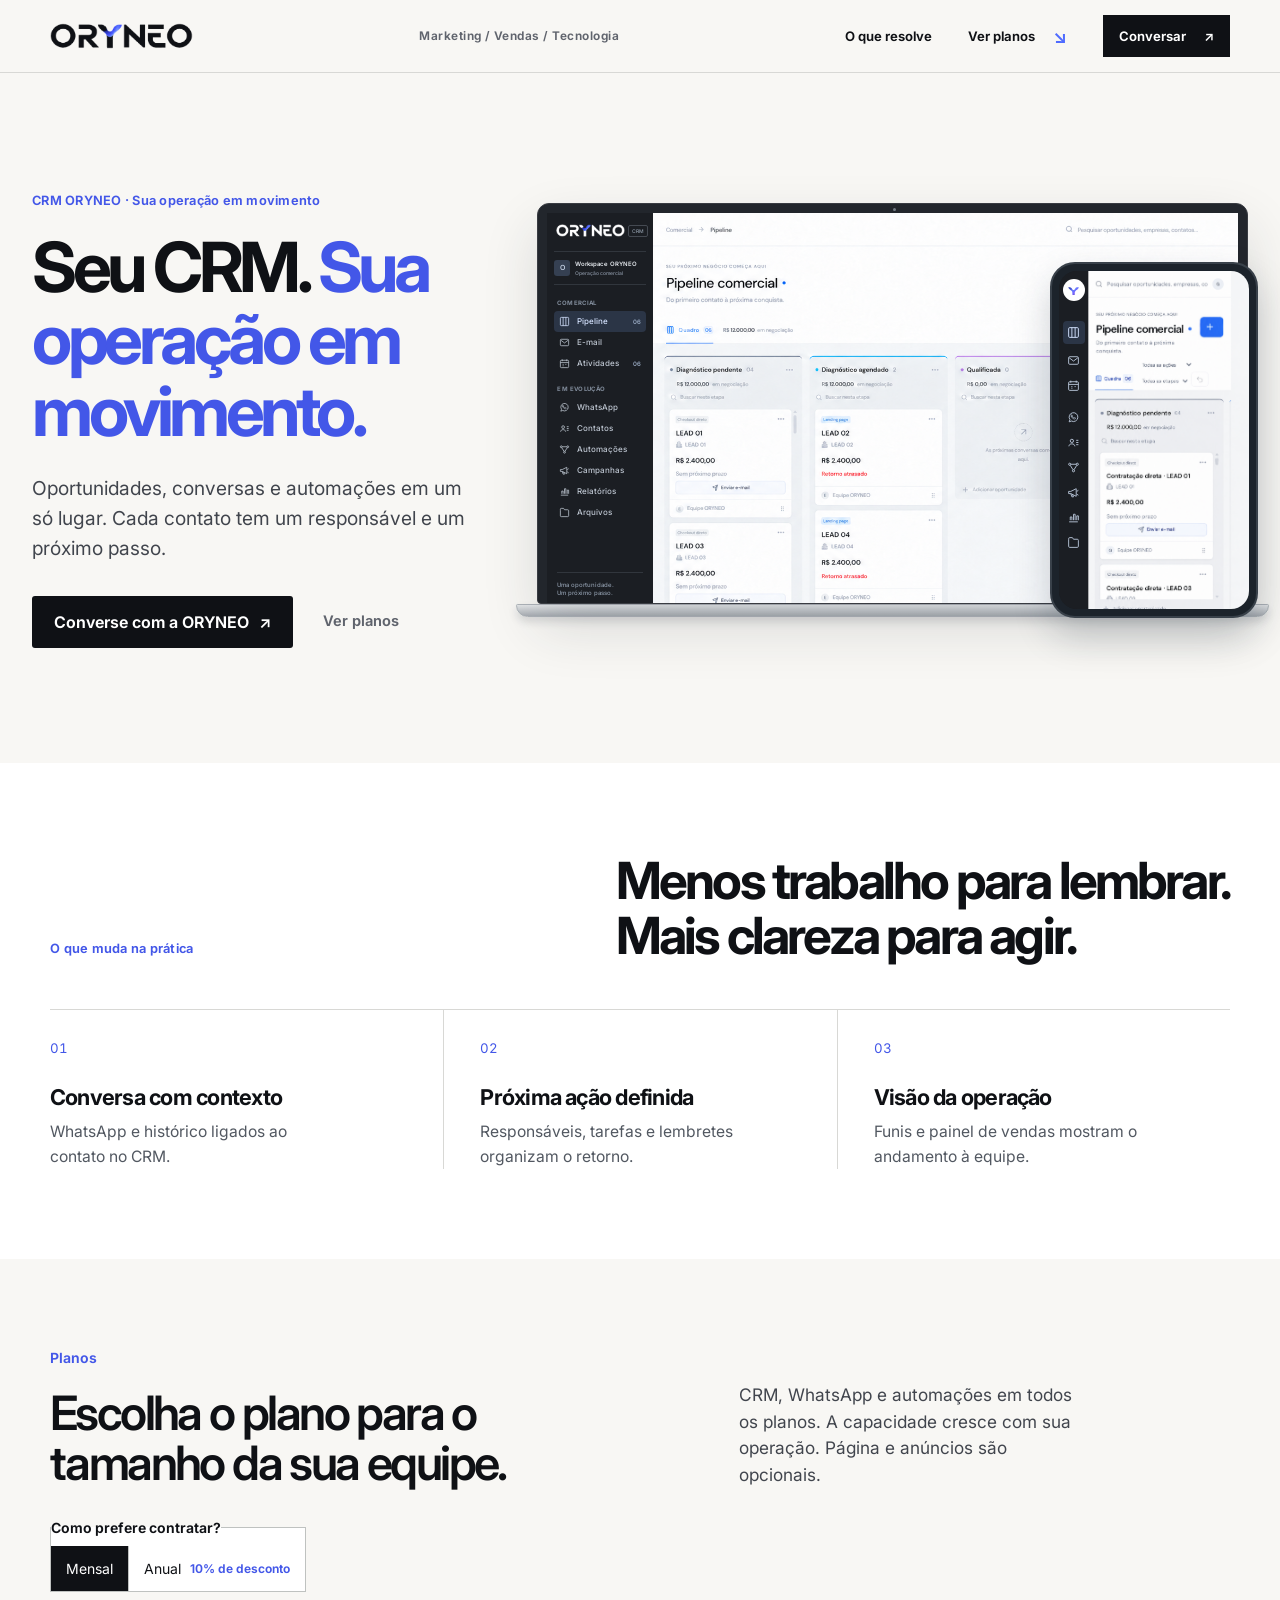
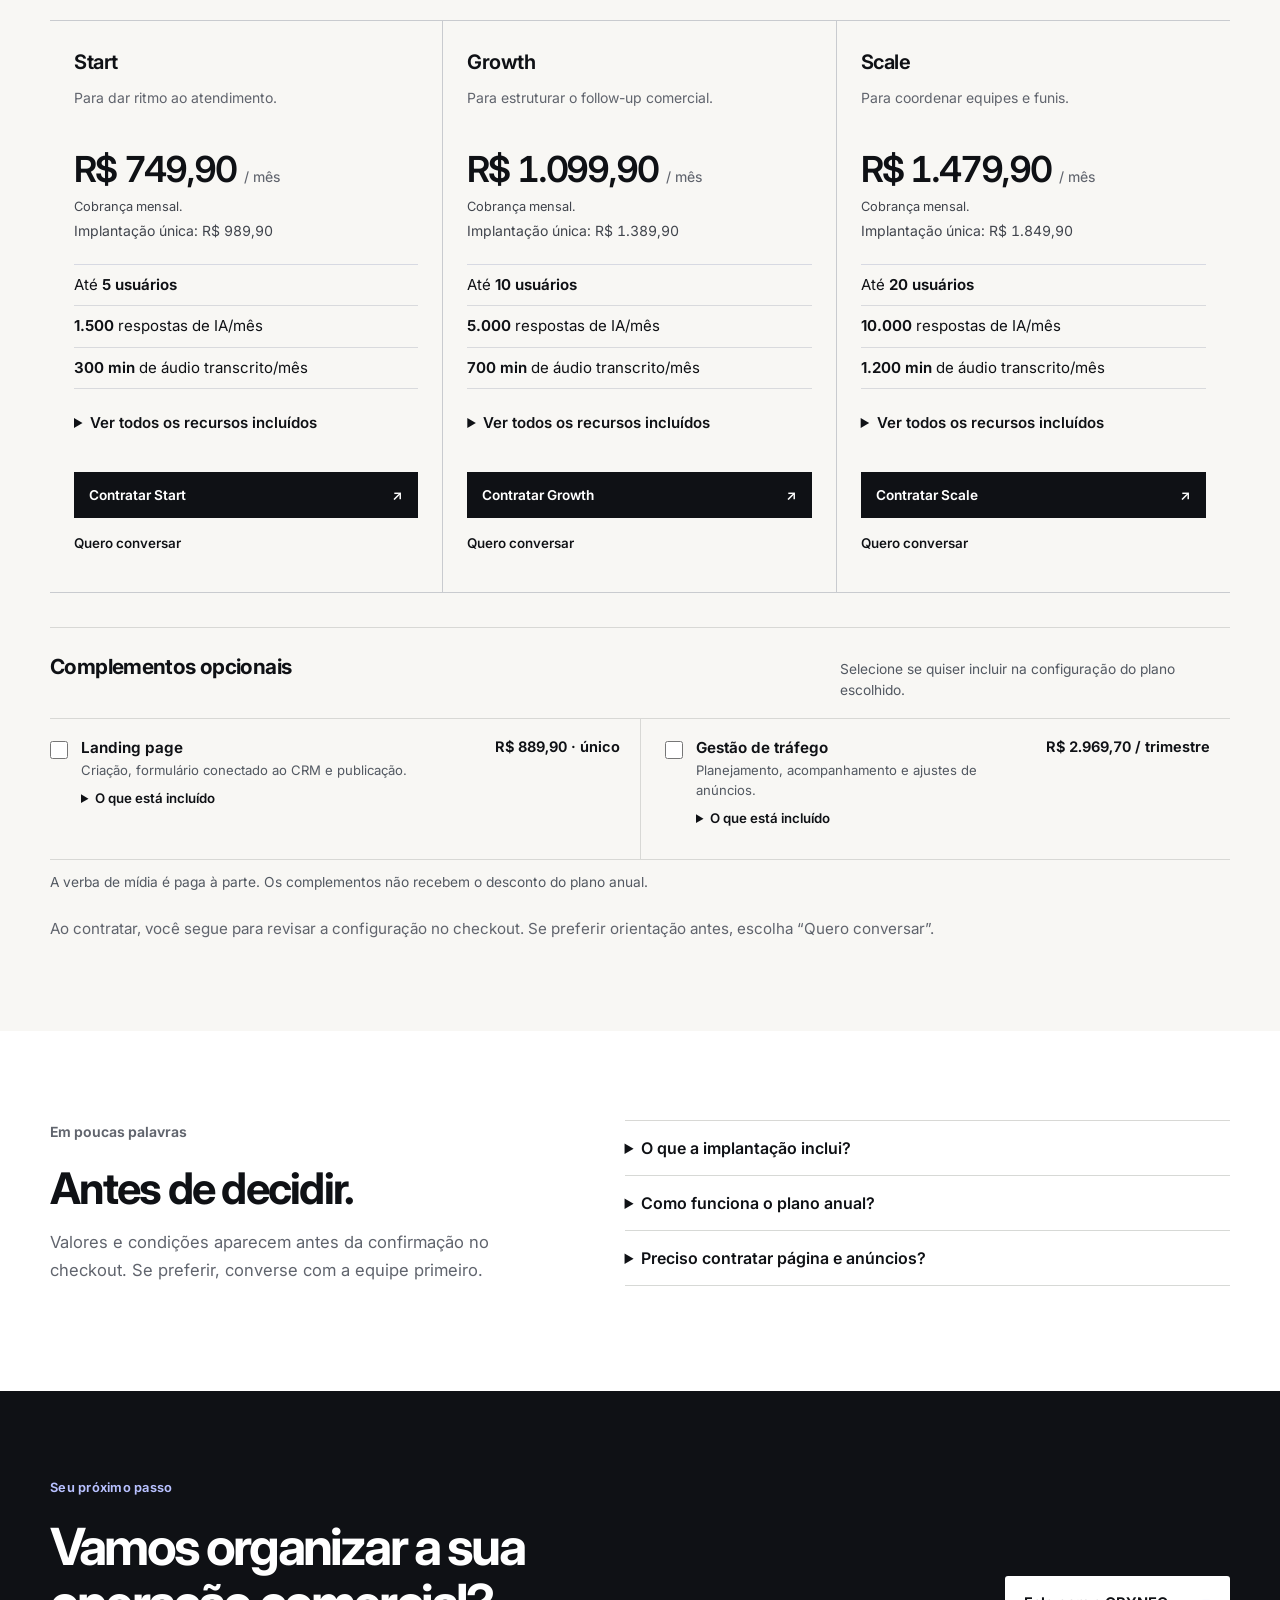
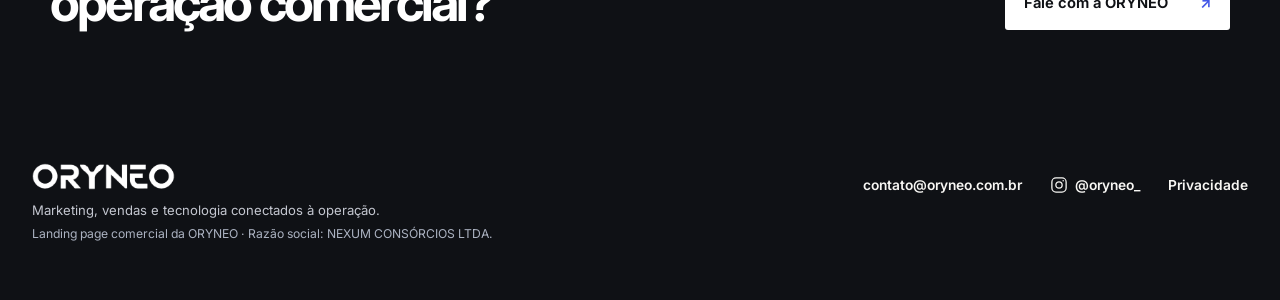
<file: index.html>
<!doctype html>
<html lang="pt-BR">
  <head>
    <meta charset="utf-8" />
    <meta name="viewport" content="width=device-width, initial-scale=1, viewport-fit=cover" />
    <meta name="theme-color" content="#F8F7F4" />
    <meta name="description" content="CRM com WhatsApp e automação comercial para organizar leads, conversas e retornos. Conheça os planos, landing pages e gestão de tráfego pago da ORYNEO." />
    <meta property="og:title" content="CRM com WhatsApp e automação comercial | ORYNEO" />
    <meta property="og:site_name" content="ORYNEO" />
    <meta property="og:url" content="https://oryneo.com.br/" />
    <link rel="canonical" href="https://oryneo.com.br/" />
    <meta name="robots" content="index, follow" />
    <meta property="og:description" content="CRM com WhatsApp e automação comercial para organizar leads, conversas e retornos. Conheça os planos, landing pages e gestão de tráfego pago da ORYNEO." />
    <meta property="og:type" content="website" />
    <meta property="og:locale" content="pt_BR" />
    <title>CRM com WhatsApp e automação comercial | ORYNEO</title>
    <link rel="icon" type="image/svg+xml" href="assets/oryneo-symbol-official.svg" />
    <link rel="preconnect" href="https://fonts.googleapis.com" />
    <link rel="preconnect" href="https://fonts.gstatic.com" crossorigin />
    <link href="https://fonts.googleapis.com/css2?family=Inter:wght@400;500;600;700&amp;display=swap" rel="stylesheet" />
    <style>
      :root {
        --graphite: #0f1115;
        --indigo: #4f6bff;
        --indigo-ink: #4357e8;
        --paper: #f8f7f4;
        --muted: #60646d;
        --rule: #d8d8d5;
      }

      * { box-sizing: border-box; }

      html {
        scroll-behavior: smooth;
        background: var(--paper);
      }

      body {
        margin: 0;
        background: var(--paper);
        color: var(--graphite);
        font-family: Inter, ui-sans-serif, -apple-system, BlinkMacSystemFont, "Segoe UI", Arial, sans-serif;
        -webkit-font-smoothing: antialiased;
      }

      a { color: inherit; text-decoration: none; }

      :focus-visible {
        outline: 2px solid var(--indigo);
        outline-offset: 5px;
      }

      .skip-link {
        position: absolute;
        z-index: 30;
        top: -100px;
        left: 20px;
        padding: 12px 16px;
        background: var(--graphite);
        color: white;
      }

      .skip-link:focus { top: 12px; }

      .site-header {
        position: sticky;
        z-index: 20;
        top: 0;
        padding-top: env(safe-area-inset-top);
        background: var(--paper);
        border-bottom: 1px solid var(--rule);
      }

      .nav {
        width: min(1260px, calc(100% - 64px));
        min-height: 72px;
        margin: auto;
        display: grid;
        grid-template-columns: auto 1fr auto auto auto;
        align-items: center;
        column-gap: clamp(18px, 2.8vw, 40px);
      }

      .brand {
        display: inline-flex;
        align-items: center;
        width: fit-content;
        min-height: 44px;
      }

      .brand img {
        display: block;
        width: 143px;
        height: auto;
      }

      .nav-descriptor {
        justify-self: center;
        color: var(--muted);
        font-size: 0.67rem;
        font-weight: 650;
        letter-spacing: 0.12em;
        text-transform: uppercase;
      }

      .nav-link {
        display: inline-flex;
        align-items: center;
        gap: 18px;
        min-height: 44px;
        font-size: 0.82rem;
        font-weight: 650;
        white-space: nowrap;
      }

      .nav-link span:last-child {
        color: var(--indigo);
        font-size: 1.15rem;
        line-height: 1;
      }

      .nav-link-short { display: none; }

      .nav-talk {
        display: inline-flex;
        align-items: center;
        justify-content: center;
        gap: 18px;
        min-height: 42px;
        padding: 0 16px;
        background: var(--graphite);
        color: #fff;
        font-size: .82rem;
        font-weight: 650;
        white-space: nowrap;
        transition: background 200ms cubic-bezier(.16,1,.3,1);
      }

      .nav-talk:hover { background: #343c8f; }

      .intro {
        width: min(1260px, calc(100% - 64px));
        min-height: 0;
        margin: auto;
        padding: clamp(76px, 7vw, 112px) 0 clamp(76px, 7vw, 112px);
        display: grid;
        grid-template-columns: minmax(0, 1.08fr) minmax(360px, .92fr);
        align-items: center;
        gap: clamp(42px, 5.4vw, 92px);
      }

      .intro-copy { min-width: 0; }

      .section-index {
        margin: 0 0 28px;
        display: flex;
        flex-wrap: wrap;
        gap: 10px 22px;
        color: var(--muted);
        font-size: 0.75rem;
        font-weight: 700;
        letter-spacing: 0.11em;
        text-transform: uppercase;
      }

      .section-index span:first-child { color: var(--indigo-ink); }

      h1 {
        max-width: 760px;
        margin: 0;
        font-size: clamp(3.5rem, 5.2vw, 5.5rem);
        font-weight: 700;
        letter-spacing: -0.058em;
        line-height: 1.045;
      }

      h1 span { color: var(--indigo); }

      .intro-lead {
        max-width: 520px;
        margin: 26px 0 0;
        color: #41454d;
        font-size: clamp(1.05rem, 1.4vw, 1.2rem);
        line-height: 1.58;
      }

      .intro-link {
        display: inline-flex;
        align-items: center;
        gap: 44px;
        min-height: 48px;
        margin-top: 28px;
        border-bottom: 1px solid var(--graphite);
        font-size: 0.91rem;
        font-weight: 650;
        transition: color 160ms ease, border-color 160ms ease;
      }

      .intro-link span {
        color: var(--indigo);
        font-size: 1.3rem;
        font-weight: 400;
        line-height: 1;
      }

      .intro-link:hover,
      .nav-link:hover { color: var(--indigo-ink); }

      .intro-link:hover { border-color: var(--indigo); }

      .entry {
        max-width: 545px;
        margin-top: 43px;
        padding-top: 23px;
        border-top: 1px solid var(--rule);
      }

      .entry-label, .field-label {
        display: block;
        margin-bottom: 10px;
        font-size: 0.81rem;
        font-weight: 670;
      }

      .entry-row { display: flex; gap: 9px; }

      .entry-input, .field-input {
        width: 100%;
        min-width: 0;
        height: 54px;
        padding: 0 16px;
        border: 1px solid #b9bbc0;
        border-radius: 4px;
        background: #fff;
        color: var(--graphite);
        font: inherit;
        font-size: 1rem;
        outline: none;
      }

      .entry-input:focus, .field-input:focus {
        border-color: var(--indigo-ink);
        box-shadow: 0 0 0 2px rgba(79, 107, 255, .13);
      }

      .entry-input::placeholder, .field-input::placeholder { color: #747780; }

      .primary-button {
        min-height: 54px;
        padding: 0 22px;
        border: 1px solid var(--graphite);
        border-radius: 4px;
        background: var(--graphite);
        color: white;
        font: inherit;
        font-size: .87rem;
        font-weight: 640;
        white-space: nowrap;
        cursor: pointer;
      }

      .primary-button:hover { background: #272a31; }
      .primary-button:disabled { opacity: .55; cursor: wait; }

      .entry-caption, .field-hint {
        margin: 9px 0 0;
        color: var(--muted);
        font-size: .76rem;
        line-height: 1.45;
      }

      .form-feedback {
        min-height: 1.35em;
        margin: 8px 0 0;
        color: #a02e32;
        font-size: .79rem;
        line-height: 1.45;
      }

      .form-feedback[data-kind="success"] { color: #2e5a41; }
      .field-error { margin: 7px 0 0; color: #a02e32; font-size: .77rem; line-height: 1.4; }
      .field-error:empty { display: none; }
      .field-input[aria-invalid="true"] { border-color: #a02e32; }

      .route {
        min-width: 0;
        padding-left: clamp(38px, 5vw, 74px);
        border-left: 1px solid var(--rule);
        scroll-margin-top: 100px;
      }

      .route-heading {
        display: flex;
        align-items: baseline;
        justify-content: space-between;
        gap: 16px;
      }

      .route-kicker {
        margin: 0;
        color: var(--indigo-ink);
        font-size: 0.7rem;
        font-weight: 750;
        letter-spacing: 0.1em;
        text-transform: uppercase;
      }

      .route-count {
        color: var(--muted);
        font-size: 0.72rem;
        font-variant-numeric: tabular-nums;
      }

      .route h2 {
        max-width: 420px;
        margin: 12px 0 28px;
        font-size: clamp(1.55rem, 2.3vw, 2rem);
        font-weight: 620;
        letter-spacing: -0.04em;
        line-height: 1.12;
      }

      .route-list {
        position: relative;
        margin: 0;
        padding: 0;
        list-style: none;
        border-top: 1px solid var(--rule);
      }

      .route-list::before {
        content: "";
        position: absolute;
        top: 29px;
        bottom: 29px;
        left: 9px;
        width: 1px;
        background: rgba(79, 107, 255, 0.42);
      }

      .route-list li {
        min-height: 72px;
        padding: 13px 0;
        display: grid;
        grid-template-columns: 42px minmax(0, 1fr);
        align-items: start;
        column-gap: 12px;
        border-bottom: 1px solid var(--rule);
      }

      .step-number {
        position: relative;
        z-index: 1;
        width: 27px;
        padding-top: 4px;
        background: var(--paper);
        color: var(--indigo-ink);
        font-size: 0.73rem;
        font-weight: 700;
        font-variant-numeric: tabular-nums;
      }

      .route-list h3 {
        margin: 0;
        font-size: 0.96rem;
        font-weight: 650;
        line-height: 1.25;
      }

      .route-list p {
        margin: 3px 0 0;
        color: var(--muted);
        font-size: 0.77rem;
        line-height: 1.4;
      }

      .route-note {
        margin-top: 25px;
        padding-left: 16px;
        border-left: 2px solid var(--indigo);
      }

      .route-note-label {
        display: block;
        color: var(--indigo-ink);
        font-size: 0.66rem;
        font-weight: 750;
        letter-spacing: 0.11em;
        text-transform: uppercase;
      }

      .route-note p {
        max-width: 430px;
        margin: 7px 0 0;
        color: #41454d;
        font-size: 0.86rem;
        line-height: 1.45;
      }

      .consultation {
        border-top: 1px solid var(--rule);
        padding: 96px max(32px, calc((100vw - 1260px) / 2)) 125px;
        scroll-margin-top: 77px;
      }

      .consultation-grid {
        max-width: 1260px;
        margin: auto;
        display: grid;
        grid-template-columns: minmax(0, .76fr) minmax(0, 1fr);
        gap: clamp(65px, 10vw, 150px);
      }

      .consultation-copy { padding-top: 4px; }
      .consultation-index { margin: 0 0 23px; color: var(--indigo-ink); font-size: .71rem; font-weight: 720; letter-spacing: .1em; text-transform: uppercase; }
      .consultation h2 { max-width: 480px; margin: 0; font-size: clamp(2.3rem, 4vw, 4.3rem); font-weight: 620; letter-spacing: -.06em; line-height: 1.06; }
      .consultation-copy > p:last-child { max-width: 420px; margin: 26px 0 0; color: #41454d; font-size: 1rem; line-height: 1.55; }

      .lead-panel { min-width: 0; }
      .form-progress { margin: 0 0 42px; }
      .selection-context { margin: 0 0 17px; padding-left: 12px; border-left: 2px solid var(--indigo); color: var(--indigo-ink); font-size: .82rem; font-weight: 650; line-height: 1.45; }
      .selection-context[hidden] { display: none; }
      .progress-caption { display: flex; justify-content: space-between; gap: 16px; margin-bottom: 13px; color: var(--muted); font-size: .76rem; font-variant-numeric: tabular-nums; }
      .progress-caption span:last-child { color: var(--graphite); font-weight: 650; }
      .progress-track { height: 2px; background: var(--rule); }
      .progress-track span { display: block; width: 25%; height: 100%; background: var(--indigo); transition: width 240ms ease; }
      .stage { display: none; }
      .stage[data-active="true"] { display: block; }
      .stage h3 { margin: 0 0 10px; font-size: clamp(1.45rem, 2.3vw, 2rem); font-weight: 620; letter-spacing: -.045em; }
      .stage-intro { margin: 0 0 27px; color: var(--muted); font-size: .92rem; line-height: 1.5; }
      .company-result { padding: 20px 0 25px; border-top: 1px solid var(--rule); border-bottom: 1px solid var(--rule); }
      .company-result small { display: block; margin-bottom: 7px; color: var(--indigo-ink); font-size: .68rem; font-weight: 730; letter-spacing: .09em; text-transform: uppercase; }
      .company-result strong { display: block; font-size: 1.3rem; font-weight: 620; line-height: 1.25; }
      .company-result span { display: block; margin-top: 7px; color: var(--muted); font-size: .84rem; }
      .text-button { display: inline-flex; align-items: center; min-height: 44px; padding: 0; border: 0; border-bottom: 1px solid currentColor; background: none; color: var(--graphite); font: inherit; font-size: .82rem; cursor: pointer; }
      .company-change { margin-top: 14px; }
      .form-row { margin-bottom: 21px; }
      .field-input { height: 52px; }
      select.field-input { width: 100%; padding-right: 40px; background-color: #fff; color: var(--graphite); cursor: pointer; }
      select.field-input:invalid { color: var(--muted); }
      select.field-input option { color: var(--graphite); }
      .email-suggestion { margin: -9px 0 23px; padding: 15px 0; border-top: 1px solid var(--rule); border-bottom: 1px solid var(--rule); font-size: .82rem; line-height: 1.45; }
      .email-suggestion[hidden] { display: none; }
      .email-suggestion p { margin: 0 0 8px; }
      .email-suggestion-actions { display: flex; flex-wrap: wrap; gap: 8px 20px; }
      .email-suggestion .text-button { min-height: 34px; color: var(--indigo-ink); }
      .stage-actions { display: flex; align-items: center; gap: 25px; margin-top: 31px; }
      .choices { margin: 22px 0 29px; border-top: 1px solid var(--rule); }
      .choice { display: flex; align-items: center; gap: 16px; min-height: 62px; padding: 13px 3px; border-bottom: 1px solid var(--rule); cursor: pointer; }
      .choice input { flex: 0 0 19px; width: 19px; height: 19px; margin: 0; accent-color: var(--indigo-ink); cursor: pointer; }
      .choice span { font-size: .89rem; line-height: 1.35; }
      .choice input:checked + span { font-weight: 620; }
      .consent { display: flex; align-items: flex-start; gap: 11px; max-width: 525px; color: #41454d; font-size: .875rem; line-height: 1.5; cursor: pointer; }
      .consent input { width: 18px; height: 18px; margin: 1px 0 0; flex: 0 0 18px; accent-color: var(--indigo-ink); }
      .preview-note { max-width: 500px; margin: 18px 0 0; color: var(--muted); font-size: .875rem; line-height: 1.5; }
      .summary { margin: 26px 0 0; padding: 0; border-top: 1px solid var(--rule); }
      .summary div { display: grid; grid-template-columns: 130px 1fr; gap: 14px; padding: 13px 0; border-bottom: 1px solid var(--rule); font-size: .85rem; }
      .summary dt { color: var(--muted); }
      .summary dd { margin: 0; overflow-wrap: anywhere; }

      @media (max-width: 900px) {
        .nav-descriptor { display: none; }
        .nav { grid-template-columns: 1fr auto auto auto; }
        .intro {
          min-height: 0;
          grid-template-columns: 1fr;
          gap: 64px;
          padding-top: 64px;
        }
        .route {
          padding: 31px 0 0;
          border-top: 1px solid var(--rule);
          border-left: 0;
        }
        .consultation { padding: 73px 32px 100px; }
        .consultation-grid { grid-template-columns: 1fr; gap: 43px; }
        .consultation-copy > p:last-child { margin-top: 17px; }
      }

      @media (max-width: 560px) {
        .nav { width: calc(100% - 40px); min-height: 67px; }
        .nav-link-method { display: none; }
        .nav { grid-template-columns: 1fr auto auto; }
        .nav-talk { gap: 6px; padding: 0 10px; min-height: 38px; font-size: .75rem; }
        .brand img { width: 122px; }
        .nav-link { gap: 7px; font-size: 0.8rem; }
        .nav-link-long { display: none; }
        .nav-link-short { display: inline; }
        .intro {
          width: calc(100% - 40px);
          gap: 59px;
          padding: 48px 0 calc(68px + env(safe-area-inset-bottom));
        }
        .section-index {
          margin-bottom: 30px;
          gap: 6px 13px;
          font-size: 0.62rem;
          letter-spacing: 0.085em;
        }
        h1 {
          font-size: clamp(2.9rem, 11.8vw, 4rem);
          letter-spacing: -0.063em;
          line-height: 1.01;
        }
        .intro-lead {
          margin-top: 25px;
          font-size: 1rem;
          line-height: 1.55;
        }
        .intro-link { margin-top: 24px; }
        .entry { margin-top: 32px; }
        .entry-row { flex-direction: column; }
        .entry-row .primary-button { width: 100%; }
        .consultation { padding: 67px 20px 88px; scroll-margin-top: 67px; }
        .form-progress { margin-bottom: 36px; }
        .stage-actions { gap: 21px; }
        .summary div { grid-template-columns: 88px 1fr; }
        .route h2 { margin-bottom: 23px; }
        .route-list li { min-height: 67px; padding: 11px 0; }
        .route-note { margin-top: 23px; }
      }

      /* One opportunity, three moments: the same record carries the context. */
      .operation { border-top: 1px solid var(--rule); padding: 88px 0 96px; background: #eeefec; scroll-margin-top: 90px; }
      .operation-inner { width: min(1260px, calc(100% - 64px)); margin: auto; }
      .operation-header { display: grid; grid-template-columns: 1.15fr 0.85fr; gap: 64px; align-items: end; margin-bottom: 44px; }
      .operation-kicker { margin: 0 0 24px; color: var(--indigo-ink); font-size: .875rem; font-weight: 650; }
      .operation h2 { margin: 0; max-width: 650px; font-size: clamp(2.35rem, 4.2vw, 4.2rem); line-height: 1.05; letter-spacing: -.052em; font-weight: 600; }
      .operation-deck { margin: 0; max-width: 430px; color: #41454d; font-size: 1.0625rem; line-height: 1.65; }
      .operation-tabs { display: flex; border-bottom: 1px solid #c4c7c4; gap: 36px; }
      .operation-tab { position: relative; display: flex; gap: 12px; align-items: center; min-height: 60px; padding: 12px 0; color: var(--muted); background: none; border: 0; font: inherit; font-size: 1rem; cursor: pointer; }
      .operation-tab span { font-size: .8125rem; font-variant-numeric: tabular-nums; }
      .operation-tab[aria-selected="true"] { color: var(--graphite); font-weight: 650; }
      .operation-tab[aria-selected="true"]::after { content: ""; position: absolute; height: 3px; background: var(--indigo-ink); bottom: -1px; left: 0; right: 0; }
      .operation-tab:hover { color: var(--indigo-ink); }
      .operation-panel { padding-top: 0; }
      .operation-panel[hidden] { display: none; }
      .operation-layout { display: grid; grid-template-columns: minmax(0, .72fr) minmax(0, 1.28fr); gap: clamp(32px, 5vw, 80px); align-items: start; }
      .operation-copy { padding-top: 18px; }
      .operation-copy h3 { max-width: 340px; margin: 0 0 18px; font-size: clamp(1.65rem, 2.5vw, 2.25rem); font-weight: 600; line-height: 1.15; letter-spacing: -.035em; }
      .operation-copy p { margin: 0; max-width: 360px; color: #41454d; line-height: 1.7; font-size: 1rem; }
      .operation-copy .operation-principle { margin-top: 30px; padding-top: 18px; border-top: 1px solid #c4c7c4; color: var(--graphite); font-weight: 550; font-size: .9375rem; }
      .operation-record { min-width: 0; background: #fff; border: 1px solid #cfd2cf; border-radius: 4px; }
      .record-heading { padding: 22px 26px 18px; border-bottom: 1px solid #e0e2df; display: flex; align-items: start; justify-content: space-between; gap: 16px; }
      .record-heading strong { display: block; font-size: 1.0625rem; font-weight: 650; }
      .record-heading small { display: block; margin-top: 6px; color: var(--muted); font-size: .8125rem; }
      .record-stage { color: var(--indigo-ink); font-size: .8125rem; font-weight: 600; padding-top: 3px; white-space: nowrap; }
      .record-meta { display: flex; flex-wrap: wrap; gap: 8px 24px; padding: 16px 26px; background: #f7f8f6; color: var(--muted); font-size: .8125rem; line-height: 1.5; }
      .record-meta b { color: var(--graphite); font-weight: 550; }
      .record-events { margin: 0; padding: 8px 26px; list-style: none; }
      .record-events li { display: grid; grid-template-columns: 48px 1fr; gap: 16px; padding: 18px 0; border-bottom: 1px solid #e9eae8; }
      .record-events li:last-child { border: 0; }
      .record-events time { padding-top: 2px; color: var(--muted); font-size: .8125rem; font-variant-numeric: tabular-nums; }
      .record-events strong { font-size: .9375rem; font-weight: 600; }
      .record-events p { margin: 5px 0 0; color: var(--muted); line-height: 1.5; font-size: .875rem; }
      .record-next { margin: 6px 26px 24px; padding: 15px 18px; border-left: 3px solid var(--indigo); background: #f3f5ff; }
      .record-next small { display: block; color: var(--indigo-ink); font-size: .8125rem; margin-bottom: 6px; }
      .record-next strong { font-size: .9375rem; font-weight: 600; line-height: 1.5; }
      .record-next p { margin: 5px 0 0; color: var(--muted); font-size: .8125rem; line-height: 1.5; }
      .conversation { padding: 22px 26px 10px; }
      .conversation-label { margin: 0 0 18px; font-size: .8125rem; font-weight: 650; color: #226243; }
      .conversation blockquote { max-width: 92%; margin: 0 0 16px; padding: 14px 16px; background: #f1f3f0; border-radius: 2px 10px 10px 10px; font-size: .9375rem; line-height: 1.55; }
      .conversation blockquote.sent { margin-left: auto; background: #edf3ef; border-radius: 10px 2px 10px 10px; }
      .conversation blockquote small { display: block; font-size: .75rem; color: #536057; margin-top: 8px; }
      .conversation-context { margin: 4px 0 10px; color: var(--muted); font-size: .8125rem; line-height: 1.5; }
      .operation-footer { display: flex; align-items: center; justify-content: space-between; gap: 24px; margin-top: 28px; }
      .operation-footer p { margin: 0; max-width: 520px; color: var(--muted); font-size: .8125rem; line-height: 1.55; }
      .operation-cta { display: inline-flex; min-height: 48px; align-items: center; border-bottom: 1px solid var(--graphite); font-size: .9375rem; font-weight: 600; white-space: nowrap; }
      .operation-cta:hover { color: var(--indigo-ink); border-color: var(--indigo-ink); }
      .operation-visual-caption { margin: 9px 0 0; color: var(--muted); font-size: .8rem; line-height: 1.5; }
      .plans { padding: 88px 0 96px; border-top: 1px solid var(--rule); scroll-margin-top: 90px; }
      .plans-inner { width: min(1260px, calc(100% - 64px)); margin: auto; }
      .plans-header { display: grid; grid-template-columns: 1.1fr .9fr; align-items: end; gap: 56px; margin-bottom: 42px; }
      .plans-kicker { margin: 0 0 22px; color: var(--indigo-ink); font-size: .875rem; font-weight: 650; }
      .plans h2 { max-width: 660px; margin: 0; font-size: clamp(2.35rem, 4.2vw, 4.1rem); font-weight: 600; letter-spacing: -.052em; line-height: 1.05; }
      .plans-intro { max-width: 430px; margin: 0; color: #41454d; font-size: 1rem; line-height: 1.65; }
      .plans-grid { display: grid; grid-template-columns: repeat(3, minmax(0, 1fr)); border-top: 1px solid #bfc2c0; border-bottom: 1px solid #bfc2c0; }
      .plan-option { position: relative; min-width: 0; padding: 24px 26px 28px; border-right: 1px solid #d7d9d6; }
      .plan-option:first-child { padding-left: 0; }
      .plan-option:last-child { padding-right: 0; border-right: 0; }
      .plan-option[data-recommended="true"] { background: #f1f3ff; }
      .plan-top { display: flex; justify-content: space-between; align-items: center; gap: 12px; min-height: 26px; }
      .plan-top h3 { margin: 0; font-size: 1.25rem; font-weight: 650; letter-spacing: -.025em; }
      .plan-recommendation { color: var(--indigo-ink); font-size: .75rem; font-weight: 650; }
      .plan-price { display: flex; flex-wrap: wrap; align-items: baseline; gap: 6px 8px; margin: 23px 0 0; font-size: clamp(2rem, 2.8vw, 2.55rem); font-weight: 620; letter-spacing: -.06em; line-height: 1; font-variant-numeric: tabular-nums; }
      .plan-price small { color: var(--muted); font-size: .875rem; font-weight: 450; letter-spacing: 0; white-space: nowrap; }
      .plan-setup { margin: 12px 0 25px; color: #41454d; font-size: .875rem; font-variant-numeric: tabular-nums; }
      .plan-features { margin: 0; padding: 0; list-style: none; border-top: 1px solid #d7d9d6; }
      .plan-features li { position: relative; padding: 10px 0 10px 14px; border-bottom: 1px solid #e4e5e2; font-size: .835rem; line-height: 1.43; }
      .plan-features li::before { content: ""; position: absolute; top: 17px; left: 0; width: 4px; height: 4px; border-radius: 50%; background: var(--indigo-ink); }
      .plan-features strong { font-weight: 650; }
      .plan-actions { display: flex; flex-direction: column; align-items: flex-start; gap: 4px; margin-top: 22px; }
      .plan-cta { display: inline-flex; align-items: center; justify-content: space-between; gap: 12px; min-height: 46px; width: 100%; padding: 10px 14px; border: 1px solid var(--graphite); background: var(--graphite); color: #fff; font: inherit; font-size: .85rem; font-weight: 630; text-align: left; cursor: pointer; }
      .plan-cta:hover { background: #2a2d34; }
      .plan-talk { display: inline-flex; align-items: center; min-height: 44px; padding: 0; border: 0; border-bottom: 1px solid transparent; background: none; color: var(--graphite); font: inherit; font-size: .84rem; font-weight: 570; cursor: pointer; }
      .plan-talk:hover { color: var(--indigo-ink); border-color: var(--indigo-ink); }
      .plan-preview-note { margin: 18px 0 0; color: var(--muted); font-size: .875rem; line-height: 1.55; }
      .services { padding-top: 42px; }
      .services h3 { margin: 0; font-size: 1rem; font-weight: 650; }
      .services-heading { display: flex; justify-content: space-between; align-items: baseline; gap: 24px; margin-bottom: 10px; }
      .services-heading p { margin: 0; color: var(--muted); font-size: .8125rem; }
      .service-line { display: grid; grid-template-columns: auto minmax(180px, .7fr) minmax(0, 1fr) auto; align-items: center; gap: 18px; min-height: 75px; border-bottom: 1px solid var(--rule); }
      .service-line input, .service-line button { cursor: pointer; }
      .service-line input { width: 19px; height: 19px; accent-color: var(--indigo-ink); }
      .service-name { font-size: .9375rem; font-weight: 620; }
      .service-detail { color: var(--muted); font-size: .8125rem; line-height: 1.5; }
      .service-price { white-space: nowrap; font-size: .9375rem; font-weight: 650; font-variant-numeric: tabular-nums; }
      .service-price small { display: block; margin-top: 4px; color: var(--muted); font-size: .75rem; font-weight: 450; text-align: right; }
      .intent-choice { margin-top: 26px; padding: 22px 0; border-top: 1px solid #bfc2c0; border-bottom: 1px solid #bfc2c0; }
      .intent-choice[hidden] { display: none; }
      .intent-heading { margin: 0 0 14px; font-size: .9375rem; font-weight: 620; }
      .intent-actions { display: flex; flex-wrap: wrap; gap: 12px 28px; }
      .intent-button { min-height: 46px; padding: 0 2px; border: 0; border-bottom: 1px solid var(--graphite); background: none; color: var(--graphite); font: inherit; font-weight: 620; cursor: pointer; }
      .intent-button:hover { color: var(--indigo-ink); border-color: var(--indigo-ink); }
      .intent-note, .plan-selection-feedback { margin: 14px 0 0; color: var(--muted); font-size: .8125rem; line-height: 1.55; }
      .plan-selection-feedback { min-height: 1.3em; }
      .plan-selected-label { display: none; }
      .plan-option[aria-current="true"] .plan-selected-label { display: inline; color: var(--indigo-ink); font-size: .75rem; font-weight: 650; }
      #solicitacao { scroll-margin-top: 90px; }
      #cnpj { scroll-margin-top: 110px; }
      @media (max-width: 800px) {
        .operation { padding: 64px 0; }
        .operation-header, .operation-layout { grid-template-columns: 1fr; gap: 24px; }
        .plans { padding: 64px 0; }
        .plans-header { grid-template-columns: 1fr; gap: 18px; margin-bottom: 28px; }
        .plans-grid { grid-template-columns: 1fr; }
        .plan-option, .plan-option:first-child, .plan-option:last-child { padding: 22px 0; border-right: 0; border-bottom: 1px solid #d7d9d6; }
        .plan-option:last-child { border-bottom: 0; }
        .plan-option[data-recommended="true"] { padding-left: 16px; padding-right: 16px; }
        .plan-price { margin-top: 14px; }
        .plan-setup { margin: 8px 0 16px; }
        .plan-features li { font-size: .9rem; }
        .operation-header { margin-bottom: 28px; }
        .operation-deck, .operation-copy p, .operation-copy h3 { max-width: 620px; }
        .operation-copy { padding-top: 0; }
        .operation-copy .operation-principle { margin-top: 16px; padding-top: 12px; }
        .operation-footer { align-items: start; flex-direction: column; gap: 14px; }
      }
      @media (max-width: 480px) {
        .operation-inner { width: calc(100% - 40px); }
        .plans-inner { width: calc(100% - 40px); }
        .operation-tabs { justify-content: space-between; gap: 12px; }
        .operation-tab { font-size: .875rem; gap: 6px; }
        .operation-tab span { font-size: .75rem; }
        .operation-panel { padding-top: 26px; }
        .record-heading { padding: 20px 16px 16px; gap: 8px; }
        .record-heading strong { font-size: 1rem; }
        .record-stage { font-size: .75rem; }
        .record-meta { padding: 14px 16px; gap: 6px 16px; }
        .record-events { padding: 6px 16px; }
        .record-events li { grid-template-columns: 38px 1fr; gap: 12px; }
        .record-next { margin: 8px 16px 20px; padding: 12px 14px; }
        .conversation { padding: 20px 16px 8px; }
        .conversation blockquote { max-width: 96%; padding: 12px 14px; }
        .plan-top { align-items: baseline; }
        .plan-features li { font-size: .86rem; }
        .plan-cta { font-size: .88rem; }
        .services-heading { align-items: start; flex-direction: column; gap: 6px; }
        .service-line { grid-template-columns: 22px 1fr auto; gap: 10px; padding: 13px 0; }
        .service-detail { grid-column: 2 / 4; grid-row: 2; }
        .service-price { grid-column: 3; grid-row: 1; text-align: right; font-size: .875rem; }
        .service-price small { white-space: normal; max-width: 125px; }
        .intent-actions { gap: 12px 20px; }
      }
      @media (max-width: 380px) {
        .operation-tab span { display: none; }
      }

      /* V13: one illustrated customer journey, then a transparent order review. */
      .intro { grid-template-columns: minmax(0, 1.04fr) minmax(300px, .96fr); gap: clamp(42px, 5.4vw, 92px); }
      .intro-actions { display: flex; flex-wrap: wrap; gap: 10px 30px; align-items: center; }
      .quiet-link { border-color: transparent; color: var(--muted); gap: 0; }
      .route { max-width: none; margin: 0; padding: 65px max(32px, calc((100vw - 1260px) / 2)) 72px; border-left: 0; border-top: 1px solid var(--rule); scroll-margin-top: 76px; }
      .route h2 { max-width: none; margin-bottom: 30px; }
      .route-list { display: grid; grid-template-columns: repeat(5, minmax(0, 1fr)); }
      .route-list::before { display: none; }
      .route-list li { min-height: 100px; padding: 17px 16px 18px 0; grid-template-columns: 30px minmax(0, 1fr); gap: 4px; }
      .route-note { margin-top: 22px; }
      .billing-choice { display: flex; align-items: center; gap: 0; width: fit-content; margin: 0 0 28px; padding: 0; border: 1px solid #bfc2c0; }
      .billing-choice legend { margin-bottom: 10px; padding: 0; font-size: .875rem; font-weight: 650; }
      .billing-choice label { position: relative; min-height: 45px; cursor: pointer; }
      .billing-choice label + label { border-left: 1px solid #bfc2c0; }
      .billing-choice input { position: absolute; width: 1px; height: 1px; opacity: 0; }
      .billing-choice span { display: flex; align-items: center; gap: 9px; min-height: 45px; padding: 8px 15px; font-size: .875rem; }
      .billing-choice input:checked + span { background: var(--graphite); color: #fff; }
      .billing-choice input:focus-visible + span { outline: 2px solid var(--indigo); outline-offset: 3px; }
      .billing-choice em { color: var(--indigo-ink); font-size: .75rem; font-style: normal; font-weight: 650; }
      .billing-choice input:checked + span em { color: #bfc7ff; }
      .plan-option[aria-current="true"] { box-shadow: inset 0 3px var(--indigo-ink); }
      .plan-billing { min-height: 1.4em; margin: 10px 0 0; color: #41454d; font-size: .8rem; line-height: 1.4; font-variant-numeric: tabular-nums; }
      .plan-setup { margin-top: 6px; }
      .purchase-layout { display: grid; grid-template-columns: minmax(0, 1fr) minmax(315px, .75fr); gap: clamp(34px, 5vw, 85px); align-items: start; margin-top: 44px; border-top: 1px solid #bfc2c0; }
      .services { padding-top: 28px; }
      .service-line { grid-template-columns: auto minmax(140px, .75fr) minmax(0, 1fr) auto; }
      .service-price { color: var(--indigo-ink); font-size: .8rem; }
      .service-footnote { margin: 15px 0 0; color: var(--muted); font-size: .8rem; line-height: 1.55; }
      .purchase-summary { padding: 29px 30px 32px; background: #efefec; border-top: 3px solid var(--graphite); scroll-margin-top: 96px; }
      .purchase-kicker { margin: 0 0 8px; color: var(--indigo-ink); font-size: .68rem; font-weight: 750; letter-spacing: .1em; }
      .purchase-summary h3 { margin: 0 0 23px; font-size: 1.7rem; font-weight: 620; letter-spacing: -.045em; }
      .purchase-summary h3 small { color: var(--muted); font-size: .875rem; font-weight: 450; letter-spacing: 0; }
      .purchase-summary dl { margin: 0; border-top: 1px solid #c8cac7; }
      .purchase-summary dl div { display: flex; justify-content: space-between; gap: 12px; padding: 13px 0; border-bottom: 1px solid #c8cac7; font-size: .88rem; }
      .purchase-summary dt { color: #41454d; }
      .purchase-summary dd { margin: 0; font-weight: 620; font-variant-numeric: tabular-nums; white-space: nowrap; }
      .purchase-summary .purchase-total { align-items: baseline; padding: 17px 0; }
      .purchase-total dt { color: var(--graphite); font-weight: 650; }
      .purchase-total dd { font-size: 1.25rem; letter-spacing: -.03em; }
      .purchase-saving { margin: 15px 0; color: var(--indigo-ink); font-size: .84rem; line-height: 1.5; }
      .purchase-capacity, .purchase-services, .purchase-disclaimer { color: #41454d; font-size: .875rem; line-height: 1.6; }
      .purchase-capacity { margin: 18px 0 0; }
      .purchase-services { margin: 20px 0 22px; padding: 17px 0; border-top: 1px solid #c8cac7; border-bottom: 1px solid #c8cac7; }
      .purchase-services-head { display: flex; align-items: baseline; justify-content: space-between; gap: 15px; margin-bottom: 10px; }
      .purchase-services-head strong { color: var(--graphite); font-size: .9rem; }
      .purchase-services-count { color: var(--indigo-ink); font-size: .74rem; font-weight: 700; letter-spacing: .04em; text-transform: uppercase; }
      .purchase-services-list { display: grid; gap: 9px; margin: 0; padding: 0; list-style: none; }
      .purchase-services-list li { display: flex; align-items: baseline; justify-content: space-between; gap: 14px; }
      .purchase-services-list span { color: var(--graphite); font-weight: 560; }
      .purchase-services-list small { flex: 0 0 auto; color: var(--indigo-ink); font-size: .75rem; font-weight: 650; }
      .purchase-services-note { margin: 10px 0 0; color: var(--muted); font-size: .76rem; line-height: 1.5; }
      .purchase-grand-total { display: flex; align-items: baseline; justify-content: space-between; gap: 16px; margin: 0 0 22px; padding: 17px 0; border-top: 2px solid var(--graphite); border-bottom: 1px solid #c8cac7; }
      .purchase-grand-total span { color: var(--graphite); font-size: .9rem; font-weight: 700; }
      .purchase-grand-total strong { font-size: 1.35rem; letter-spacing: -.03em; white-space: nowrap; }
      .purchase-continue { width: 100%; }
      .purchase-disclaimer { margin: 13px 0 0; color: var(--muted); font-size: .8125rem; }
      .service-detail, .service-footnote, .plan-preview-note { font-size: .875rem; }
      .stage-company .entry, #stage-company .entry { max-width: none; margin-top: 0; padding-top: 0; border-top: 0; }

      @media (max-width: 900px) {
        .intro { grid-template-columns: 1fr; gap: 56px; }
        .route { padding: 56px 32px 62px; }
        .route-list { grid-template-columns: repeat(2, minmax(0, 1fr)); }
        .route-list li { min-height: 78px; }
        .purchase-layout { grid-template-columns: 1fr; gap: 30px; }
        .purchase-summary { max-width: 630px; }
      }
      @media (max-width: 560px) {
        .intro { gap: 44px; }
        .intro-actions { gap: 0 22px; }
        .route { padding: 46px 20px 52px; scroll-margin-top: 68px; }
        .route-list { grid-template-columns: 1fr; }
        .route-list li { min-height: 66px; }
        .billing-choice { width: 100%; }
        .billing-choice label { flex: 1; }
        .billing-choice span { justify-content: center; padding: 8px 10px; }
        .billing-choice em { white-space: nowrap; }
        .purchase-layout { margin-top: 30px; }
        .purchase-summary { padding: 24px 20px 27px; }
        .service-line { grid-template-columns: 22px minmax(0, 1fr); gap: 6px 10px; }
        .service-name { grid-column: 2; }
        .service-detail { grid-column: 2; grid-row: auto; }
        .service-price { grid-column: 2; grid-row: auto; text-align: left; }
      }
      @media (max-width: 375px) {
        .billing-choice span { flex-wrap: wrap; gap: 0 5px; }
        .purchase-summary dl div { font-size: .8rem; }
        .purchase-total dd { font-size: 1.12rem; }
      }

      /* V14: show the acquisition product itself, then offer it after plan choice. */
      .acquisition { padding: 92px 0 88px; border-top: 1px solid var(--rule); background: #fff; scroll-margin-top: 82px; }
      .acquisition-inner { width: min(1260px, calc(100% - 64px)); margin: auto; }
      .acquisition-header { display: grid; grid-template-columns: 1.1fr .9fr; gap: 58px; align-items: end; margin-bottom: 42px; }
      .acquisition-kicker { margin: 0 0 21px; color: var(--indigo-ink); font-size: .875rem; font-weight: 650; }
      .acquisition-header h2 { max-width: 700px; margin: 0; font-size: clamp(2.35rem, 4.2vw, 4.2rem); line-height: 1.04; letter-spacing: -.055em; font-weight: 600; }
      .acquisition-header > p { max-width: 460px; margin: 0; color: #41454d; font-size: 1rem; line-height: 1.7; }
      .acquisition-grid { display: grid; grid-template-columns: minmax(300px, .76fr) minmax(0, 1.24fr); gap: clamp(34px, 5vw, 76px); align-items: start; }
      .acquisition-tabs { display: flex; flex-wrap: wrap; gap: 0 24px; border-bottom: 1px solid #c6c9c6; }
      .acquisition-tab { position: relative; min-height: 50px; padding: 8px 0; border: 0; background: transparent; color: var(--muted); font: inherit; font-size: .9rem; cursor: pointer; }
      .acquisition-tab[aria-selected="true"] { color: var(--graphite); font-weight: 650; }
      .acquisition-tab[aria-selected="true"]::after { position: absolute; right: 0; bottom: -1px; left: 0; height: 2px; background: var(--indigo-ink); content: ""; }
      .acquisition-tab:hover { color: var(--indigo-ink); }
      .acquisition-panel { min-height: 280px; padding: 29px 0 20px; }
      .acquisition-panel[hidden] { display: none; }
      .acquisition-panel-label { margin: 0 0 13px; color: var(--indigo-ink); font-size: .72rem; font-weight: 750; letter-spacing: .09em; text-transform: uppercase; }
      .acquisition-panel h3 { max-width: 470px; margin: 0 0 13px; font-size: clamp(1.55rem, 2.3vw, 2.05rem); line-height: 1.15; letter-spacing: -.04em; font-weight: 600; }
      .acquisition-panel > p:not(.acquisition-panel-label) { max-width: 470px; margin: 0; color: #41454d; font-size: .96rem; line-height: 1.65; }
      .acquisition-panel ul { display: grid; gap: 10px; margin: 22px 0 0; padding: 17px 0 0 18px; border-top: 1px solid #d7d9d6; color: #41454d; font-size: .875rem; line-height: 1.5; }
      .acquisition-panel li::marker { color: var(--indigo-ink); }
      .acquisition-truth { margin: 0; padding-top: 16px; border-top: 1px solid #d7d9d6; color: var(--muted); font-size: .82rem; line-height: 1.55; }
      .browser-figure { min-width: 0; margin: 0; }
      .browser-frame { overflow: hidden; border: 1px solid #c7c9c7; border-radius: 5px 5px 2px 2px; background: #f2f3f1; box-shadow: 10px 13px 0 #e9ebe9; }
      .browser-chrome { min-height: 44px; padding: 0 14px; display: grid; grid-template-columns: 52px minmax(0,1fr) 20px; align-items: center; gap: 14px; border-bottom: 1px solid #d7d9d6; background: #f6f7f5; }
      .browser-dots { display: flex; gap: 5px; }
      .browser-dots i { width: 7px; height: 7px; border-radius: 50%; background: #aeb2b3; }
      .browser-address { overflow: hidden; padding: 6px 13px; border: 1px solid #e1e3e1; border-radius: 2px; background: #fff; color: #686d73; font-size: .69rem; white-space: nowrap; text-overflow: ellipsis; }
      .browser-lock { color: #387653; font-size: .64rem; }
      .demo-page { padding: 0 27px 22px; background: #fff; }
      .demo-nav { min-height: 53px; display: flex; align-items: center; gap: 23px; border-bottom: 1px solid #e5e6e4; color: #555c60; font-size: .69rem; }
      .demo-nav img { width: 91px; height: auto; margin-right: auto; }
      .demo-nav a { min-height: 30px; padding: 7px 10px; background: var(--graphite); color: #fff; font-weight: 600; }
      .demo-hero { display: grid; grid-template-columns: minmax(0,1.2fr) minmax(150px,.8fr); gap: 21px; align-items: center; padding: 36px 0 29px; }
      .demo-copy { padding: 3px; transition: background 160ms ease, outline-color 160ms ease; }
      .demo-eyebrow { margin: 0 0 10px; color: var(--indigo-ink); font-size: .61rem; font-weight: 750; letter-spacing: .09em; }
      .demo-copy h3 { max-width: 360px; margin: 0; font-size: clamp(1.35rem, 2.5vw, 2rem); line-height: 1.03; letter-spacing: -.05em; font-weight: 620; }
      .demo-copy > p:not(.demo-eyebrow) { max-width: 345px; margin: 11px 0 13px; color: #52575d; font-size: .75rem; line-height: 1.5; }
      .demo-cta { display: inline-flex; min-height: 31px; align-items: center; padding: 0 12px; background: var(--graphite); color: white; font-size: .68rem; font-weight: 600; }
      .demo-copy > small { display: block; margin-top: 9px; color: #72777b; font-size: .63rem; }
      .demo-flow { display: grid; gap: 0; border-top: 1px solid #d7d9d6; border-left: 2px solid var(--indigo); background: #f6f7f5; transition: background 160ms ease, outline-color 160ms ease; }
      .demo-flow span { display: grid; gap: 5px; padding: 10px 13px; border-bottom: 1px solid #d7d9d6; color: #71767b; font-size: .56rem; font-weight: 700; letter-spacing: .07em; }
      .demo-flow b { color: #24272d; font-size: .72rem; font-weight: 600; letter-spacing: 0; }
      .demo-proof { display: flex; justify-content: space-between; gap: 10px; padding: 12px 0 0; border-top: 1px solid #e3e5e2; color: #454a50; font-size: .64rem; }
      .demo-proof b { margin-right: 4px; color: var(--indigo-ink); font-variant-numeric: tabular-nums; }
      .demo-meta { display: flex; flex-wrap: wrap; gap: 6px 15px; max-height: 0; overflow: hidden; opacity: 0; transition: max-height 180ms ease, opacity 180ms ease, padding 180ms ease; color: #686d73; font-size: .62rem; }
      .browser-figure[data-preview-focus="search"] .demo-meta,
      .browser-figure[data-preview-focus="measure"] .demo-meta { max-height: 60px; padding-top: 12px; opacity: 1; }
      .browser-figure[data-preview-focus="copy"] .demo-copy { outline: 2px solid rgba(79,107,255,.65); outline-offset: 7px; }
      .browser-figure[data-preview-focus="conversion"] .demo-cta { outline: 2px solid rgba(79,107,255,.65); outline-offset: 4px; }
      .browser-figure[data-preview-focus="measure"] .demo-flow { outline: 2px solid rgba(79,107,255,.65); outline-offset: 3px; }
      .browser-figure figcaption { margin-top: 18px; color: var(--muted); font-size: .8rem; line-height: 1.55; }
      .acquisition-path { display: flex; flex-wrap: wrap; align-items: center; justify-content: space-between; gap: 10px 17px; margin-top: 57px; padding: 20px 0 0; border-top: 1px solid #c6c9c6; }
      .acquisition-path span { color: #353a40; font-size: .9rem; font-weight: 600; }
      .acquisition-path b { color: var(--indigo-ink); font-size: 1.2rem; font-weight: 400; }
      .nav-link-method { gap: 8px; }
      .nav-link-method .nav-link-short { display: none; }
      .purchase-layout[hidden] { display: none; }
      .services-step { margin: 0 0 8px; color: var(--indigo-ink); font-size: .68rem; font-weight: 750; letter-spacing: .09em; }
      .services-heading { align-items: start; }
      .services-heading > div { flex: 0 0 auto; }
      .services-heading h3 { font-size: 1.35rem; letter-spacing: -.03em; }
      .service-line { grid-template-columns: minmax(0,1fr) auto; gap: 8px 16px; min-height: 0; padding: 19px 0; }
      .service-choice { display: flex; align-items: center; gap: 12px; min-height: 36px; cursor: pointer; }
      .service-choice input { flex: 0 0 19px; width: 19px; height: 19px; margin: 0; accent-color: var(--indigo-ink); }
      .service-choice .service-name { font-size: .95rem; }
      .service-price { grid-column: 2; grid-row: 1; align-self: center; color: var(--indigo-ink); font-size: .83rem; font-weight: 650; white-space: nowrap; }
      .service-scope { grid-column: 1 / -1; margin-left: 31px; color: #41454d; font-size: .85rem; line-height: 1.6; }
      .service-scope summary { width: fit-content; min-height: 34px; display: flex; align-items: center; color: var(--graphite); font-weight: 600; cursor: pointer; }
      .service-scope summary:hover { color: var(--indigo-ink); }
      .service-scope p { max-width: 650px; margin: 8px 0 4px; }
      .services-heading > p { max-width: 310px; font-size: .875rem; line-height: 1.5; }
      @media (max-width: 900px) {
        .acquisition { padding: 66px 0; }
        .acquisition-inner { width: min(100% - 64px, 760px); }
        .acquisition-header { grid-template-columns: 1fr; gap: 18px; margin-bottom: 31px; }
        .acquisition-grid { grid-template-columns: 1fr; gap: 30px; }
        .acquisition-panel { min-height: 0; }
        .browser-figure { max-width: 760px; }
        .acquisition-path { margin-top: 42px; }
        .services-heading { flex-direction: row; }
      }
      @media (max-width: 560px) {
        .nav { grid-template-columns: 1fr auto auto; column-gap: 14px; }
        .nav-link-method .nav-link-long { display: none; }
        .nav-link-method .nav-link-short { display: inline; }
        .nav-link-method { min-height: 40px; }
        .acquisition { padding: 55px 0 57px; scroll-margin-top: 67px; }
        .acquisition-inner { width: calc(100% - 40px); }
        .acquisition-header { gap: 14px; }
        .acquisition-tabs { justify-content: space-between; gap: 6px; }
        .acquisition-tab { font-size: .875rem; }
        .acquisition-panel { padding-top: 23px; }
        .browser-frame { box-shadow: 6px 9px 0 #e9ebe9; }
        .browser-chrome { min-height: 38px; grid-template-columns: 37px minmax(0,1fr) 12px; gap: 7px; padding: 0 8px; }
        .browser-dots { gap: 4px; }
        .browser-dots i { width: 6px; height: 6px; }
        .browser-address { padding: 5px 8px; font-size: .62rem; }
        .demo-page { padding: 0 15px 17px; }
        .demo-nav { min-height: 46px; gap: 12px; font-size: .62rem; }
        .demo-nav img { width: 78px; }
        .demo-nav a { min-height: 28px; padding: 6px 8px; }
        .demo-hero { grid-template-columns: minmax(0,1fr) minmax(95px,.66fr); gap: 12px; padding: 24px 0 20px; }
        .demo-copy h3 { font-size: clamp(1.15rem, 5vw, 1.55rem); }
        .demo-copy > p:not(.demo-eyebrow) { font-size: .68rem; }
        .demo-flow span { padding: 8px; font-size: .5rem; }
        .demo-flow b { font-size: .64rem; }
        .demo-proof { flex-wrap: wrap; font-size: .6rem; }
        .demo-meta { font-size: .58rem; }
        .browser-figure figcaption { font-size: .76rem; }
        .acquisition-path { display: flex; flex-direction: column; align-items: flex-start; gap: 10px; margin-top: 36px; }
        .acquisition-path span { font-size: .8rem; }
        .acquisition-path b { margin-left: 3px; transform: rotate(90deg); }
        .services-heading { align-items: start; flex-direction: column; gap: 9px; }
        .service-line { grid-template-columns: minmax(0,1fr) auto; gap: 5px 10px; }
        .service-scope { margin-left: 31px; }
      }
      /* V23: the conversation and its next action share one product view. */
      .intro { min-height: 0; grid-template-columns: minmax(0, 1.08fr) minmax(0, .92fr); gap: clamp(40px, 5vw, 72px); padding: clamp(56px, 6vw, 88px) 0; }
      .intro h1 { font-size: clamp(3.25rem, 5vw, 4.75rem); }
      .hero-demo { min-width: 0; margin: 0; }
      .hero-workspace { border-top: 2px solid var(--graphite); }
      .hero-workspace-head { display: flex; align-items: center; justify-content: space-between; gap: 16px; min-height: 58px; border-bottom: 1px solid var(--rule); }
      .hero-workspace-brand { display: flex; align-items: center; gap: 9px; font-size: .8125rem; font-weight: 650; }
      .hero-workspace-brand img { width: 19px; height: 19px; }
      .hero-channel { color: var(--muted); font-size: .75rem; }
      .hero-contact { display: flex; justify-content: space-between; align-items: center; gap: 14px; padding: 23px 0 18px; }
      .hero-contact strong, .hero-contact small { display: block; }
      .hero-contact strong { font-size: 1.125rem; font-weight: 650; letter-spacing: -.025em; }
      .hero-contact small { margin-top: 5px; color: var(--muted); font-size: .8125rem; }
      .hero-status { display: inline-flex; align-items: center; gap: 6px; color: #3e5550; font-size: .75rem; white-space: nowrap; }
      .hero-status::before { content: ''; width: 5px; height: 5px; background: #4a7164; border-radius: 50%; }
      .hero-messages { display: grid; gap: 15px; padding: 18px 0 23px; }
      .hero-message { width: 88%; margin: 0; padding: 15px 17px; font-size: .9375rem; line-height: 1.5; }
      .hero-message p { margin: 0; }
      .hero-message-out { justify-self: end; background: #e9ede8; border-radius: 7px 7px 0 7px; }
      .hero-message-in { background: #fff; border: 1px solid #e2e3dd; border-radius: 7px 7px 7px 0; }
      .hero-message footer { display: flex; justify-content: space-between; gap: 8px; margin-top: 10px; color: #60665f; font-size: .6875rem; }
      .hero-transcription { display: block; margin-bottom: 8px; color: #505b54; font-size: .6875rem; font-weight: 650; }
      .hero-assignment { display: flex; align-items: center; gap: 11px; padding: 17px 0; border-top: 1px solid var(--rule); }
      .hero-person { display: grid; place-items: center; flex: 0 0 32px; height: 32px; border-radius: 50%; background: #e3e6f3; color: #3548b9; font-size: .8125rem; font-weight: 650; }
      .hero-assignment p { margin: 0; font-size: .8125rem; line-height: 1.5; }
      .hero-assignment small { display: block; color: var(--muted); font-size: .75rem; }
      .hero-next { padding: 18px 20px; border-left: 3px solid var(--indigo-ink); background: #eceefa; }
      .hero-next small { display: block; color: #4352a2; font-size: .6875rem; font-weight: 700; letter-spacing: .07em; text-transform: uppercase; }
      .hero-next strong { display: block; margin: 8px 0 6px; font-size: 1rem; letter-spacing: -.02em; font-weight: 650; }
      .hero-next p { margin: 0; color: #535a73; font-size: .75rem; line-height: 1.5; }
      .hero-demo figcaption { margin: 14px 0 0; color: var(--muted); font-size: .6875rem; line-height: 1.5; }
      @media (max-width: 900px) {
        .intro { grid-template-columns: 1fr; gap: 40px; padding: 52px 0; }
        .hero-demo { width: 100%; max-width: 560px; }
      }
      @media (max-width: 560px) {
        .intro { gap: 32px; padding: 36px 0 40px; }
        .intro .section-index { margin-bottom: 24px; }
        .intro h1 { font-size: clamp(2.65rem, 10.7vw, 3.75rem); }
        .intro-lead { margin-top: 22px; }
        .intro-actions { gap: 0 14px; }
        .intro-link { margin-top: 18px; gap: 12px; font-size: .875rem; }
        .hero-contact { flex-wrap: wrap; gap: 10px; padding-top: 18px; }
        .hero-workspace-head { min-height: 50px; }
        .hero-messages { padding-top: 10px; gap: 12px; }
        .hero-message { width: 92%; padding: 13px 14px; }
      }
      .laptop-scene { min-width: 0; margin: 0; }
      .laptop-screen { background: #fff; border: 1px solid #cfd2cf; border-radius: 4px; overflow: hidden; }
      .crm-topbar { display: flex; align-items: center; gap: 8px; min-height: 44px; padding: 10px 18px; background: #14181c; color: #fff; font-size: .8125rem; }
      .crm-topbar img { width: 16px; height: 16px; }
      .crm-topbar span:last-child { margin-left: auto; color: #c5c8d0; }
      .operation-screen { min-width: 0; }
      .laptop-screen .operation-record { border: 0; border-radius: 0; }
      .channel-context { display: flex; flex-wrap: wrap; align-items: center; gap: 10px 28px; margin: -7px 0 34px; padding: 0 0 20px; border-bottom: 1px solid #c6c9c6; font-size: .83rem; }
      .channel-context > span:first-child { color: var(--muted); font-weight: 600; }
      .channel-brand { display: inline-flex; align-items: center; gap: 7px; color: #292e32; font-weight: 650; }
      .channel-brand img { display: block; object-fit: contain; }
      .channel-context small { margin-left: auto; color: var(--muted); font-size: .75rem; }
      .site-footer { border-top: 1px solid var(--rule); padding: 36px 0 44px; }
      .site-footer-inner { width: min(1260px, calc(100% - 64px)); margin: auto; display: flex; justify-content: space-between; align-items: start; gap: 28px; }
      .site-footer img { display: block; height: auto; }
      .site-footer p { margin: 12px 0 0; color: var(--muted); font-size: .82rem; }
      .site-footer nav { display: flex; flex-wrap: wrap; gap: 12px 28px; }
      .site-footer nav a { display: inline-flex; align-items: center; gap: 7px; min-height: 44px; font-size: .86rem; font-weight: 600; }
      .site-footer nav a:hover { color: var(--indigo-ink); }
      .site-footer { background: var(--graphite); border-top: 0; color: #f8f7f4; padding: 44px 0 56px; }
      .site-footer p { color: #c4c7d0; }
      .site-footer .site-legal { margin-top: 7px; font-size: .76rem; line-height: 1.55; color: #abb2c1; }
      .site-footer nav a:hover { color: #c7ceff; }
      @media (max-width: 560px) {
        .channel-context { gap: 10px 18px; margin-top: 0; }
        .channel-context > span:first-child { flex-basis: 100%; }
        .channel-context small { margin-left: 0; flex-basis: 100%; }
        .site-footer-inner { width: calc(100% - 40px); flex-direction: column; gap: 19px; }
        .site-footer nav { flex-direction: column; gap: 0; }
      }
      @media (prefers-reduced-motion: reduce) {
        html { scroll-behavior: auto; }
        *, *::before, *::after { transition-duration: 0.01ms !important; }
      }

      .nav-link-method span:last-child { font-size: inherit; }
      /* V24: readable product views, compact plan comparison and two contact paths. */
      [hidden] { display: none !important; }
      .route-list { grid-template-columns: repeat(3, minmax(0, 1fr)); }
      .route { padding-top: 40px; padding-bottom: 42px; }
      .route h2 { font-size: clamp(1.6rem, 2.8vw, 2.6rem); margin-bottom: 18px; }
      .route-list li { min-height: 0; }
      .services-heading > div, .purchase-layout > *, .service-line > * { min-width: 0; }
      .services-heading > div { flex: 1 1 auto; }
      .purchase-summary .purchase-total { flex-wrap: wrap; gap: 8px 20px; }
      .purchase-summary dd { overflow-wrap: anywhere; }
      .plan-purpose { color: var(--muted); margin: 12px 0 0; font-size: .875rem; line-height: 1.5; min-height: 42px; }
      .plan-inclusions { margin-top: 8px; }
      .plan-inclusions summary, .buying-questions summary { cursor: pointer; padding: 15px 0; min-height: 48px; font-size: .875rem; font-weight: 600; line-height: 1.5; }
      .plan-inclusions summary:hover, .buying-questions summary:hover { color: var(--indigo-ink); }
      .buying-guide { border-top: 1px solid var(--rule); padding: 64px 0; }
      .buying-guide-inner { width: min(1260px, calc(100% - 64px)); margin: auto; display: grid; grid-template-columns: 1fr 1.2fr; gap: 64px; }
      .buying-guide h2 { margin: 0 0 16px; font-size: clamp(1.8rem, 3vw, 2.75rem); letter-spacing: -.04em; line-height: 1.15; }
      .buying-guide p { color: var(--muted); line-height: 1.65; }
      .buying-questions details { border-bottom: 1px solid var(--rule); }
      .buying-questions details:first-child { border-top: 1px solid var(--rule); }
      .buying-questions p { margin: 0 0 20px; font-size: .9375rem; }
      .quick-panel { min-width: 0; border-top: 2px solid var(--graphite); padding-top: 24px; }
      .quick-panel h3 { font-size: 1.5rem; line-height: 1.2; letter-spacing: -.03em; margin: 0 0 24px; }
      .quick-panel textarea { resize: vertical; min-height: 82px; line-height: 1.5; }
      .field-optional { color: var(--muted); font-size: .86em; font-weight: 450; }
      .quick-panel .summary dd { overflow-wrap: anywhere; white-space: pre-line; }
      .submission-success { grid-column: 1 / -1; max-width: 920px; padding: clamp(32px, 6vw, 72px); border-top: 3px solid var(--indigo-ink); background: #fff; }
      .submission-success-kicker { margin: 0 0 18px; color: var(--indigo-ink); font-size: .78rem; font-weight: 700; letter-spacing: .1em; text-transform: uppercase; }
      .submission-success h3 { max-width: 760px; margin: 0; font-size: clamp(2rem, 5vw, 3.5rem); font-weight: 620; letter-spacing: -.055em; line-height: 1.08; }
      .submission-success-copy { max-width: 690px; margin: 22px 0 0; color: #41454d; font-size: clamp(1rem, 1.5vw, 1.125rem); line-height: 1.65; }
      .submission-success-next { margin: 18px 0 0; color: var(--muted); font-size: .94rem; line-height: 1.55; }
      .submission-success-demo { margin: 14px 0 0; color: var(--muted); font-size: .78rem; line-height: 1.5; }
      .submission-success a { display: inline-flex; align-items: center; gap: 8px; min-height: 48px; margin-top: 26px; border-bottom: 1px solid currentColor; font-size: .92rem; font-weight: 650; }
      .consent a { text-decoration: underline; text-underline-offset: 3px; }
      .manual-company { padding-top: 20px; margin-top: 16px; border-top: 1px solid var(--rule); }
      #manual-company-toggle { margin-top: 8px; }
      .demo-eyebrow, .demo-copy > small, .demo-flow span, .demo-proof, .demo-meta, .browser-address { font-size: .75rem; }
      .demo-copy > p:not(.demo-eyebrow), .demo-flow b { font-size: .875rem; }
      .demo-cta { font-size: .8125rem; min-height: 44px; }
      .demo-nav { font-size: .8125rem; }
      .demo-nav a { min-height: 44px; display: inline-flex; align-items: center; }
      .hero-message footer, .hero-transcription, .hero-next small, .hero-demo figcaption { font-size: .75rem; }
      @media (max-width: 900px) {
        .buying-guide-inner { gap: 32px; grid-template-columns: 1fr; }
      }
      @media (max-width: 560px) {
        .nav { column-gap: 10px; }
        .brand img { width: 112px; }
        .intro h1 { font-size: clamp(2.3rem, 9.8vw, 3.2rem); }
        .intro .section-index { margin-bottom: 18px; }
        .intro-lead { font-size: 1rem; line-height: 1.6; }
        .route { padding-top: 28px; padding-bottom: 28px; }
        .route-list { grid-template-columns: 1fr; }
        .route-list li { min-height: 0; padding: 12px 0; }
        .acquisition, .operation, .plans { padding-top: 44px; padding-bottom: 44px; }
        .acquisition h2, .operation h2, .plans h2 { font-size: 2rem; }
        .acquisition-header { margin-bottom: 24px; }
        .acquisition-panel { min-height: 0; padding-top: 22px; }
        .acquisition-grid { gap: 26px; }
        .demo-page { padding: 0 16px 18px; }
        .demo-nav { gap: 10px; }
        .demo-nav > span { display: none; }
        .demo-hero { grid-template-columns: 1fr; padding: 24px 0 20px; gap: 18px; }
        .demo-copy h3 { font-size: 1.6rem; }
        .demo-flow { grid-template-columns: repeat(3, minmax(0,1fr)); }
        .demo-flow span { padding: 9px 7px; font-size: .6875rem; letter-spacing: 0; }
        .demo-flow b { font-size: .75rem; }
        .demo-proof { flex-wrap: wrap; }
        .demo-meta { line-height: 1.5; }
        .browser-figure[data-preview-focus="search"] .demo-meta, .browser-figure[data-preview-focus="measure"] .demo-meta { max-height: 150px; }
        .browser-chrome { grid-template-columns: 30px minmax(0,1fr) 12px; gap: 8px; padding: 0 10px; }
        .browser-frame { box-shadow: 4px 5px 0 #e9ebe9; }
        .operation-header { margin-bottom: 20px; }
        .operation-copy .operation-principle { margin-top: 12px; }
        .record-heading { flex-wrap: wrap; }
        .buying-guide { padding: 40px 0; }
        .buying-guide-inner { width: calc(100% - 40px); gap: 22px; }
        .service-line { grid-template-columns: minmax(0,1fr); align-items: start; gap: 8px; }
        .service-choice { grid-column: 1; align-items: start; }
        .service-choice input { margin-top: 4px; }
        .service-price { grid-column: 1; grid-row: auto; text-align: left; margin-left: 31px; }
        .service-price small { text-align: left; max-width: none; }
        .service-scope { grid-column: 1; }
        .purchase-services-head { flex-wrap: wrap; gap: 8px; }
        .purchase-continue { white-space: normal; height: auto; min-height: 52px; }
        .plan-purpose { min-height: 0; }
        .quick-panel .primary-button { width: 100%; white-space: normal; }
        .crm-topbar { font-size: .75rem; padding: 10px 12px; }
      }

      /* Composição editorial: cada seção responde à próxima dúvida do visitante. */
      .hero-contact-cta {
        display: inline-flex;
        min-height: 56px;
        align-items: center;
        justify-content: center;
        padding: 0 25px;
        border: 0;
        border-radius: 2px;
        background: var(--graphite);
        color: #fff;
        font: inherit;
        font-size: 1rem;
        font-weight: 650;
        cursor: pointer;
        transition: background 160ms ease, transform 160ms ease;
      }
      .hero-contact-cta:hover { background: var(--indigo-ink); }
      .hero-contact-cta:active { transform: translateY(1px); }
      .hero-contact-cta span { margin-left: 10px; }
      .intro-actions { gap: 16px 28px; margin-top: 28px; }
      .intro-actions .intro-link { margin-top: 0; }

      .route {
        padding: clamp(64px, 6vw, 92px) max(32px, calc((100vw - 1260px) / 2));
        background: var(--graphite);
        color: #fff;
        border: 0;
      }
      .route h2 {
        max-width: 820px;
        margin: 0 0 38px;
        color: #fff;
        font-size: clamp(2.4rem, 4vw, 4rem);
        line-height: 1.07;
        letter-spacing: -.055em;
      }
      .route-list {
        display: grid;
        grid-template-columns: repeat(3, minmax(0, 1fr));
        gap: 0 clamp(28px, 5vw, 72px);
        border-top: 1px solid rgba(255,255,255,.38);
        border-bottom: 1px solid rgba(255,255,255,.38);
      }
      .route-list li {
        min-height: 150px;
        padding: 25px 0 22px;
        display: flex;
        flex-direction: column;
        align-items: flex-start;
        gap: 12px;
        border: 0;
      }
      .step-number {
        width: auto;
        padding: 0;
        color: #aab7ff;
        background: none;
        font-size: 1rem;
        font-weight: 600;
      }
      .route-list h3 { color: #fff; font-size: clamp(1.55rem, 2vw, 2rem); letter-spacing: -.035em; }
      .route-list p { max-width: 330px; margin-top: 9px; color: #f0f2ff; font-size: 1rem; line-height: 1.6; }

      .acquisition {
        padding: clamp(78px, 7vw, 104px) 0;
        background: #fff;
        border: 0;
      }
      .acquisition-header { gap: clamp(48px, 7vw, 96px); margin-bottom: 42px; }
      .acquisition-header h2, .operation h2, .plans h2 { font-size: clamp(2.6rem, 4.2vw, 4.25rem); line-height: 1.07; letter-spacing: -.055em; }
      .acquisition-header > p, .operation-deck, .plans-intro { font-size: 1.08rem; line-height: 1.72; }
      .acquisition-grid { gap: clamp(42px, 6vw, 86px); }
      .acquisition-panel { min-height: 0; padding-top: 26px; }
      .acquisition-panel-label { font-size: .84rem; letter-spacing: .04em; }
      .acquisition-panel h3 { font-size: clamp(1.8rem, 2.7vw, 2.5rem); }
      .acquisition-panel > p:not(.acquisition-panel-label) { font-size: 1rem; line-height: 1.7; }
      .acquisition-panel ul { display: block; padding: 0; margin-top: 20px; border-top: 1px solid #d7d9d6; list-style: none; font-size: .94rem; }
      .acquisition-panel li { padding: 11px 0; border-bottom: 1px solid #e5e6e3; }
      .acquisition-panel li::marker { content: none; }
      .acquisition-path { margin-top: 42px; padding-top: 22px; }

      .operation {
        padding: clamp(78px, 7vw, 104px) 0;
        background: var(--graphite);
        color: #f8f7f4;
        border: 0;
      }
      .operation-kicker { color: #b8c2ff; font-size: .92rem; }
      .operation h2 { color: #fff; }
      .operation-deck, .operation-copy p { color: #d3d5dc; }
      .operation-header { gap: clamp(48px, 7vw, 96px); margin-bottom: 38px; }
      .operation-tabs { gap: clamp(30px, 5vw, 68px); border-color: #484b53; }
      .operation-tab { min-height: 56px; color: #b9bdc7; font-size: 1rem; }
      .operation-tab[aria-selected="true"] { color: #fff; }
      .operation-tab[aria-selected="true"]::after { background: #8798ff; }
      .operation-tab:hover { color: #c7ceff; }
      .operation-layout { gap: clamp(42px, 6vw, 86px); }
      .operation-copy { padding-top: 24px; }
      .operation-copy h3 { color: #fff; font-size: clamp(1.8rem, 2.6vw, 2.4rem); }
      .operation-copy .operation-principle { border-color: #484b53; color: #fff; font-size: 1rem; }
      .operation-record { color: var(--graphite); }
      .operation-footer { margin-top: 26px; }
      .operation-footer p, .operation-visual-caption { color: #c4c7d0; }
      .operation-cta { color: #fff; border-color: #fff; }
      .operation-cta:hover { color: #bdc7ff; border-color: #bdc7ff; }

      .plans {
        padding: clamp(78px, 7vw, 104px) 0;
        background: var(--paper);
        border: 0;
      }
      .plans-header { gap: clamp(48px, 7vw, 96px); margin-bottom: 38px; }
      .billing-choice { margin-bottom: 28px; background: #fff; }
      .plans-grid {
        display: grid;
        grid-template-columns: repeat(3, minmax(0, 1fr));
        gap: 0;
        border-top: 1px solid #c9cbcf;
        border-bottom: 1px solid #c9cbcf;
      }
      .plan-option, .plan-option:first-child, .plan-option:last-child {
        padding: 28px 26px 30px;
        background: transparent;
        border: 0;
        border-right: 1px solid #c9cbcf;
      }
      .plan-option:last-child { border-right: 0; }
      .plan-option[data-recommended="true"] { background: transparent; border-color: #c9cbcf; }
      .plan-option[aria-current="true"] { box-shadow: inset 0 4px var(--indigo-ink); }
      .plan-features { border-color: #d7d9e2; }
      .plan-features li { padding: 12px 0; font-size: .94rem; line-height: 1.5; border-color: #d9dadd; }
      .plan-features li::before { display: none; }
      .plan-inclusions summary, .buying-questions summary { padding: 15px 0; font-size: .94rem; }
      .plan-preview-note { max-width: 900px; margin-top: 24px; font-size: .95rem; line-height: 1.65; }

      .buying-guide { padding: clamp(64px, 6vw, 90px) 0; border: 0; background: #fff; }
      .buying-guide-inner { gap: clamp(60px, 9vw, 128px); }
      .buying-guide h2 { font-size: clamp(2.4rem, 4vw, 3.7rem); line-height: 1.05; }
      .buying-guide-inner > div:first-child > p:not(.plans-kicker) { max-width: 440px; font-size: 1.04rem; line-height: 1.7; }
      .buying-questions details { border-color: #d7d9d6; }
      .buying-questions summary { font-size: 1rem; }
      .buying-questions p { font-size: .98rem; line-height: 1.65; }
      .consultation { padding-top: clamp(72px, 7vw, 104px); padding-bottom: clamp(78px, 7vw, 112px); }
      .consultation-index { font-size: .9rem; letter-spacing: .015em; }

      @media (max-width: 900px) {
        .route { padding: 64px 32px 70px; }
        .route h2 { margin-bottom: 30px; font-size: clamp(2.4rem, 5vw, 3.5rem); }
        .route-list { gap: 0 26px; }
        .route-list li { min-height: 130px; }
        .acquisition, .operation, .plans { padding-top: 68px; padding-bottom: 72px; }
        .acquisition-header, .operation-header, .plans-header { gap: 26px; margin-bottom: 34px; }
        .acquisition-grid { gap: 36px; }
        .plans-grid { grid-template-columns: 1fr; gap: 0; }
        .plan-option, .plan-option:first-child, .plan-option:last-child { padding: 26px 0; border: 0; border-bottom: 1px solid #c9cbcf; }
        .plan-option:last-child { border-bottom: 0; }
        .buying-guide { padding: 64px 0; }
        .consultation { padding-top: 72px; padding-bottom: 80px; }
      }
      @media (max-width: 560px) {
        .hero-contact-cta { width: 100%; min-height: 52px; }
        .intro-actions { display: grid; grid-template-columns: 1fr; gap: 6px; align-items: stretch; }
        .intro-actions .quiet-link { justify-content: center; min-height: 48px; margin: 0; border-bottom: 0; }
        .intro { gap: 26px; padding: 40px 0 48px; }
        .intro h1 { font-size: clamp(2.35rem, 9vw, 3rem); line-height: 1.06; }
        .intro-lead { margin-top: 20px; }
        .route { padding: 50px 20px 54px; }
        .route h2 { margin-bottom: 22px; font-size: clamp(2rem, 8vw, 2.55rem); }
        .route-list { grid-template-columns: 1fr; }
        .route-list li { min-height: 0; padding: 16px 0 18px; gap: 5px; border-bottom: 1px solid rgba(255,255,255,.26); }
        .route-list li:last-child { border-bottom: 0; }
        .route-list h3 { font-size: 1.35rem; }
        .route-list p { max-width: 360px; margin-top: 4px; font-size: .94rem; }
        .acquisition, .operation, .plans { padding: 54px 0 60px; }
        .acquisition-header, .operation-header, .plans-header { margin-bottom: 26px; }
        .acquisition-header h2, .operation h2, .plans h2 { font-size: clamp(2.1rem, 8.3vw, 2.8rem); }
        .acquisition-header > p, .operation-deck, .plans-intro { font-size: 1rem; }
        .acquisition-panel { min-height: 0; padding-top: 20px; }
        .acquisition-panel ul { margin-top: 18px; }
        .acquisition-panel li { padding: 10px 0; font-size: .92rem; }
        .acquisition-path { margin-top: 32px; padding-top: 18px; }
        .operation-tabs { gap: 18px; }
        .operation-tab { min-height: 52px; gap: 8px; font-size: .92rem; }
        .operation-copy { padding-top: 12px; }
        .operation-footer { align-items: flex-start; flex-direction: column; margin-top: 22px; }
        .plans-header { gap: 18px; }
        .billing-choice { margin-bottom: 20px; }
        .plan-option, .plan-option:first-child, .plan-option:last-child { padding: 25px 0; }
        .plan-features li { font-size: .94rem; }
        .buying-guide { padding: 56px 0; }
        .buying-guide h2 { font-size: 2.15rem; }
        .buying-guide-inner { gap: 24px; }
        .consultation { padding: 58px 20px 72px; }
        .submission-success { padding: 30px 22px; }
        .submission-success h3 { font-size: clamp(2rem, 9vw, 2.7rem); }
      }
      @media (max-width: 360px) {
        .nav { width: calc(100% - 32px); column-gap: 7px; }
        .brand img { width: 100px; }
        .nav-link span[aria-hidden="true"], .nav-talk span { display: none; }
        .nav-talk { min-height: 40px; padding-inline: 9px; }
        .intro h1 { font-size: 2.2rem; }
      }

      /* Editorial landing with a product-led opening. */
      [hidden] { display: none !important; }
      .nav { width: min(1180px, calc(100% - 64px)); }
      .nav-descriptor { letter-spacing: .04em; font-size: .74rem; text-transform: none; }
      .intro { width: min(1380px, calc(100% - 64px)); min-height: 690px; padding: clamp(70px, 7vw, 105px) 0 85px; grid-template-columns: minmax(340px, .78fr) minmax(0, 1.22fr); gap: clamp(30px, 4vw, 65px); align-items: center; }
      .intro-copy { max-width: 730px; }
      .section-index { margin: 0 0 24px; color: var(--indigo-ink); font-size: .8rem; font-weight: 650; letter-spacing: .02em; text-transform: none; }
      .intro h1 { max-width: 780px; font-size: clamp(3.4rem, 5.4vw, 5.4rem); letter-spacing: -.065em; line-height: 1.04; }
      .intro h1 span { color: var(--indigo-ink); }
      .intro-lead { max-width: 560px; margin-top: 26px; font-size: clamp(1.07rem, 1.5vw, 1.26rem); line-height: 1.56; }
      .intro-actions { display: flex; flex-wrap: wrap; align-items: center; gap: 30px; margin-top: 32px; }
      .intro-link { margin: 0; gap: 0; }
      .hero-contact-cta { min-height: 52px; padding-inline: 22px; border-radius: 3px; }
      .product-scene { position: relative; min-width: 0; margin: 0; padding: 5px 0 25px; isolation: isolate; }
      .product-scene * { box-sizing: border-box; }
      .device-laptop { position: relative; width: 100%; padding: 9px 9px 0; border: 1px solid #393c42; border-radius: 12px 12px 4px 4px; background: #22262c; box-shadow: 0 24px 55px #20273324; }
      .device-laptop::before { position: absolute; top: 4px; left: 50%; width: 3px; height: 3px; border-radius: 50%; background: #747c85; content: ''; }
      .device-base { width: calc(100% + 42px); height: 13px; margin-left: -21px; border: 1px solid #aeb3b9; border-radius: 2px 2px 16px 16px; background: linear-gradient(#e5e7e9, #a8adb3); box-shadow: 0 5px 9px #17203022; }
      .crm-screen { position: relative; width: 100%; aspect-ratio: 1.77; overflow: hidden; background: #eef0f4; }
      .crm-screen > img { display: block; width: 125%; height: auto; max-width: none; }
      .crm-symbols { position: absolute; width: 0; height: 0; overflow: hidden; }
      .crm-sidebar { position: absolute; inset: 0 auto 0 0; display: flex; flex-direction: column; width: 15.3%; padding: 11px 7px 6px; overflow: hidden; background: #1b1e23; color: #aab4c0; font: 500 8px/1.2 Inter, Arial, sans-serif; }
      .crm-brand { display: flex; align-items: center; gap: 3px; padding: 0 2px; white-space: nowrap; }
      .crm-brand img { display: block; width: min(72px, 78%); height: auto; }
      .crm-brand span { padding: 2px 3px; border: 1px solid #454a52; border-radius: 2px; color: #919dab; font-size: 5px; letter-spacing: .04em; }
      .crm-workspace { display: flex; align-items: center; gap: 5px; min-width: 0; margin: 14px 0 11px; padding: 8px 0; border-top: 1px solid #31363d; border-bottom: 1px solid #31363d; }
      .crm-workspace-avatar { display: grid; flex: 0 0 16px; place-items: center; height: 16px; border-radius: 3px; background: #354052; color: #d1def1; font-size: 7px; }
      .crm-workspace strong, .crm-workspace small { display: block; overflow: hidden; white-space: nowrap; text-overflow: ellipsis; }
      .crm-workspace strong { color: #e4e8ed; font-size: 6px; font-weight: 600; }
      .crm-workspace small { margin-top: 2px; color: #8a95a4; font-size: 5px; }
      .crm-menu-section { margin: 3px 3px 5px; color: #818c9b; font-size: 6px; font-weight: 700; letter-spacing: .06em; white-space: nowrap; }
      .crm-menu-section.future { margin-top: 11px; }
      .crm-menu-item { display: flex; align-items: center; gap: 7px; min-height: 21px; padding: 0 5px; border-radius: 4px; color: #bdc5d0; white-space: nowrap; }
      .crm-menu-item.active { background: #2b3546; color: #d5e3ff; }
      .crm-menu-item svg { flex: 0 0 11px; width: 11px; height: 11px; stroke: currentColor; }
      .crm-menu-item span { overflow: hidden; text-overflow: ellipsis; }
      .crm-menu-item small { margin-left: auto; color: #a9bbd6; font-size: 6px; }
      .crm-sidebar-foot { margin: auto 3px 0; padding-top: 8px; border-top: 1px solid #31363d; color: #8c98a8; font-size: 6px; line-height: 1.4; }
      .device-phone { position: absolute; right: -10px; bottom: 24px; width: 208px; padding: 7px; border: 2px solid #39414a; border-radius: 25px; background: #1c232b; box-shadow: 0 18px 36px #19253535; }
      .phone-screen { position: relative; height: 338px; overflow: hidden; border-radius: 18px; background: #f8fafc; }
      .phone-screen img { display: block; width: 100%; height: auto; }
      .crm-phone-sidebar { position: absolute; inset: 0 auto 0 0; display: flex; flex-direction: column; align-items: center; width: 15.5%; padding: 8px 0; background: #1b1e23; color: #b9c6d8; }
      .crm-phone-brand { display: grid; place-items: center; width: 22px; height: 22px; border-radius: 50%; background: #fff; }
      .crm-phone-brand img { display: block; width: 15px; height: 15px; }
      .crm-phone-icons { display: flex; flex-direction: column; align-items: center; gap: 7px; width: 100%; margin-top: 20px; }
      .crm-phone-icons svg { width: 13px; height: 13px; stroke: currentColor; }
      .crm-phone-icons span { display: grid; place-items: center; width: 22px; height: 18px; }
      .crm-phone-icons .active { height: 23px; border-radius: 4px; background: #2b3546; color: #d5e3ff; }
      .crm-phone-icons .future-start { margin-top: 7px; }
      .value { padding: clamp(76px, 7vw, 100px) max(32px, calc((100vw - 1180px)/2)); background: #fff; scroll-margin-top: 74px; }
      .value-head { display: flex; align-items: end; justify-content: space-between; gap: 48px; margin-bottom: 46px; }
      .value-head .section-index { margin-bottom: 7px; white-space: nowrap; }
      .value h2 { max-width: 750px; margin: 0; font-size: clamp(2.3rem, 4vw, 4rem); letter-spacing: -.055em; line-height: 1.08; }
      .value-grid { display: grid; grid-template-columns: repeat(3, minmax(0, 1fr)); border-top: 1px solid var(--rule); }
      .value-grid article { min-width: 0; padding: 27px 36px 0 0; }
      .value-grid article + article { padding-left: 36px; border-left: 1px solid var(--rule); }
      .value-grid span { color: var(--indigo-ink); font-size: .83rem; font-variant-numeric: tabular-nums; }
      .value-grid h3 { margin: 27px 0 9px; font-size: clamp(1.23rem, 1.7vw, 1.55rem); letter-spacing: -.035em; }
      .value-grid p { max-width: 280px; margin: 0; color: #525861; font-size: .98rem; line-height: 1.6; }
      .plans { padding: clamp(76px, 7vw, 100px) 0; }
      .plans-inner { max-width: 1180px; }
      .plans-header { margin-bottom: 30px; }
      .plans h2 { max-width: 720px; font-size: clamp(2.35rem, 3.7vw, 3.6rem); }
      .plans-intro { max-width: 340px; line-height: 1.55; }
      .plan-option, .plan-option:first-child, .plan-option:last-child { padding: 28px 24px 26px; }
      .plan-purpose { min-height: 3em; }
      .plan-features li { padding-block: 9px; }
      .add-ons { margin-top: 34px; padding-top: 26px; border-top: 1px solid var(--rule); }
      .add-ons-head { display: flex; align-items: baseline; justify-content: space-between; gap: 24px; margin-bottom: 18px; }
      .add-ons h3 { margin: 0; font-size: 1.3rem; letter-spacing: -.03em; }
      .add-ons-head p, .add-ons-note { margin: 0; color: #525861; font-size: .86rem; line-height: 1.5; }
      .add-ons-head p { max-width: 390px; }
      .add-ons-list { display: grid; grid-template-columns: repeat(2, minmax(0, 1fr)); border-top: 1px solid var(--rule); }
      .add-on-item { min-width: 0; padding: 19px 20px 18px 0; }
      .add-on-item + .add-on-item { padding-left: 24px; border-left: 1px solid var(--rule); }
      .add-on { display: grid; grid-template-columns: auto minmax(0, 1fr) auto; align-items: start; gap: 13px; min-width: 0; cursor: pointer; }
      .add-on input { width: 18px; height: 18px; margin: 3px 0 0; accent-color: var(--indigo-ink); }
      .add-on strong { display: block; font-size: .95rem; font-weight: 650; }
      .add-on small { display: block; margin-top: 4px; color: #525861; font-size: .82rem; line-height: 1.5; }
      .add-on-price { text-align: right; white-space: nowrap; font-size: .91rem; font-weight: 650; font-variant-numeric: tabular-nums; }
      .add-on-scope { margin: 8px 0 0 31px; font-size: .83rem; line-height: 1.5; }
      .add-on-scope summary { width: fit-content; min-height: 32px; cursor: pointer; font-weight: 600; }
      .add-on-scope p { max-width: 450px; margin: 7px 0 0; color: #525861; }
      .add-ons-note { padding-top: 12px; border-top: 1px solid var(--rule); }
      .buying-guide { padding: clamp(72px, 7vw, 100px) 0; }
      .buying-guide h2 { font-size: clamp(2.25rem, 3.4vw, 3.4rem); }
      .buying-guide-inner { max-width: 1180px; gap: 70px; }
      .buying-questions details:first-child { border-top: 1px solid var(--rule); }
      .closing { display: grid; grid-template-columns: minmax(0, 1fr) auto; align-items: end; gap: 40px; padding: clamp(70px, 7vw, 100px) max(32px, calc((100vw - 1180px)/2)); background: var(--graphite); color: #fff; }
      .closing .section-index { color: #b8c1ff; }
      .closing h2 { max-width: 670px; margin: 0; font-size: clamp(2.45rem, 4vw, 4rem); line-height: 1.08; letter-spacing: -.055em; }
      .closing-cta { display: inline-flex; align-items: center; justify-content: space-between; gap: 28px; min-width: 225px; min-height: 54px; padding: 0 19px; border-radius: 3px; background: #fff; color: var(--graphite); font-size: .92rem; font-weight: 650; }
      .closing-cta:hover { background: #e5e7eb; }
      .closing-cta span { color: var(--indigo-ink); }
      @media (max-width: 900px) {
        .intro { min-height: 0; grid-template-columns: 1fr; gap: 44px; }
        .intro-copy { max-width: 670px; }
        .product-scene { max-width: 700px; }
        .device-phone { width: 184px; right: 2px; }
        .phone-screen { height: 300px; }
        .value-head { display: block; }
        .value-head .section-index { margin-bottom: 20px; }
        .value-grid article { padding-right: 20px; }
        .value-grid article + article { padding-left: 20px; }
        .buying-guide-inner { gap: 32px; }
      }
      @media (max-width: 700px) {
        .nav { width: calc(100% - 40px); }
        .nav-descriptor { display: none; }
        .intro { width: calc(100% - 40px); display: block; padding: 28px 0 64px; }
        .intro h1 { font-size: clamp(2.7rem, 8vw, 4rem); }
        .intro-actions { margin-top: 21px; }
        .product-scene { margin-top: 22px; padding-bottom: 190px; }
        .device-laptop { padding: 5px 5px 0; border-radius: 8px 8px 3px 3px; }
        .device-base { width: calc(100% + 18px); height: 9px; margin-left: -9px; }
        .crm-sidebar { padding: 5px 3px 3px; font-size: 4px; }
        .crm-brand img { width: min(36px, 77%); }
        .crm-brand span { padding: 1px; font-size: 3px; }
        .crm-workspace { gap: 2px; margin: 6px 0 5px; padding: 4px 0; }
        .crm-workspace-avatar { flex-basis: 8px; height: 8px; font-size: 4px; }
        .crm-workspace strong { font-size: 3.6px; }
        .crm-workspace small { font-size: 3px; }
        .crm-menu-section { margin: 2px 1px 3px; font-size: 3.4px; }
        .crm-menu-section.future { margin-top: 4px; }
        .crm-menu-item { gap: 3px; min-height: 10px; padding: 0 2px; border-radius: 2px; }
        .crm-menu-item svg { flex-basis: 6px; width: 6px; height: 6px; }
        .crm-menu-item small, .crm-sidebar-foot { font-size: 3px; }
        .crm-sidebar-foot { padding-top: 3px; }
        .device-phone { right: -4px; bottom: 58px; width: min(175px, 46vw); padding: 5px; border-radius: 20px; }
        .phone-screen { height: 281px; border-radius: 14px; }
        .phone-future-menu { gap: 8px; font-size: 9px; }
        .value { padding: 58px 20px 64px; }
        .value-head { margin-bottom: 28px; }
        .value-grid { grid-template-columns: 1fr; }
        .value-grid article, .value-grid article + article { padding: 18px 0 20px; border-left: 0; border-bottom: 1px solid var(--rule); }
        .value-grid h3 { margin: 8px 0 5px; }
        .value-grid p { max-width: none; }
        .add-ons-head { display: block; }
        .add-ons-head p { margin-top: 8px; }
        .add-ons-list { grid-template-columns: 1fr; }
        .add-on-item, .add-on-item + .add-on-item { padding: 17px 0; border-left: 0; }
        .add-on-item + .add-on-item { border-top: 1px solid var(--rule); }
        .add-on { grid-template-columns: 18px minmax(0, 1fr); }
        .add-on-price { grid-column: 2; text-align: left; }
        .closing { grid-template-columns: 1fr; align-items: start; gap: 26px; padding: 62px 20px 68px; }
        .closing-cta { width: fit-content; }
      }
      @media (max-width: 560px) {
        .intro { padding: 27px 0 58px; }
        .intro h1 { font-size: clamp(2.55rem, 10vw, 3.3rem); }
        .intro-actions { display: grid; gap: 6px; margin-top: 21px; }
        .intro-actions .quiet-link { justify-content: center; }
        .plans, .buying-guide { padding-block: 60px; }
        .plans-header { margin-bottom: 24px; }
        .plan-purpose { min-height: 0; }
        .closing-cta { width: 100%; }
      }
    </style>
  </head>
  <body>
    <a class="skip-link" href="#conteudo">Pular para o conteúdo</a>
    <header class="site-header">
      <nav class="nav" aria-label="Navegação principal">
        <a class="brand" href="#conteudo" aria-label="ORYNEO, início">
          <img src="assets/oryneo-wordmark-official.png" width="800" height="149" alt="ORYNEO" />
        </a>
        <span class="nav-descriptor">Marketing / Vendas / Tecnologia</span>
        <a class="nav-link nav-link-method" href="#solucoes"><span class="nav-link-long">O que resolve</span><span class="nav-link-short">Soluções</span></a>
        <a class="nav-link" href="#planos">
          <span class="nav-link-long">Ver planos</span>
          <span class="nav-link-short">Planos</span>
          <span aria-hidden="true">↘</span>
        </a>
        <a class="nav-talk" href="./comecar/?cycle=monthly&amp;intent=conversation" data-open-talk>Conversar <span aria-hidden="true">↗</span></a>
      </nav>
    </header>

    <main id="conteudo">
      <section class="intro" aria-labelledby="hero-title">
        <div class="intro-copy">
          <p class="section-index">CRM ORYNEO · Sua operação em movimento</p>
          <h1 id="hero-title">Seu CRM. <span>Sua operação em movimento.</span></h1>
          <p class="intro-lead">Oportunidades, conversas e automações em um só lugar. Cada contato tem um responsável e um próximo passo.</p>
          <div class="intro-actions"><a class="hero-contact-cta" href="./comecar/?cycle=monthly&amp;intent=conversation" data-open-talk>Converse com a ORYNEO <span aria-hidden="true">↗</span></a><a class="intro-link quiet-link" href="#planos">Ver planos</a></div>
        </div>
        <figure class="product-scene" aria-label="CRM ORYNEO em notebook e celular, com dados anonimizados e menus futuros indicados no produto">
          <svg class="crm-symbols" xmlns="http://www.w3.org/2000/svg" aria-hidden="true">
            <symbol id="crm-i-pipeline" viewBox="0 0 24 24"><rect x="3" y="3" width="18" height="18" rx="2" fill="none" stroke="currentColor" stroke-width="1.7"/><path d="M9 3v18m6-18v18" fill="none" stroke="currentColor" stroke-width="1.7"/></symbol>
            <symbol id="crm-i-mail" viewBox="0 0 24 24"><rect x="3" y="5" width="18" height="14" rx="2" fill="none" stroke="currentColor" stroke-width="1.7"/><path d="m4 7 8 6 8-6" fill="none" stroke="currentColor" stroke-width="1.7"/></symbol>
            <symbol id="crm-i-calendar" viewBox="0 0 24 24"><rect x="3" y="5" width="18" height="16" rx="2" fill="none" stroke="currentColor" stroke-width="1.7"/><path d="M7 3v4m10-4v4M3 10h18M8 14h2m4 0h2m-8 3h2" fill="none" stroke="currentColor" stroke-width="1.7"/></symbol>
            <symbol id="crm-i-whatsapp" viewBox="0 0 24 24"><path d="M20 11.5a8 8 0 0 1-11.8 7L4 20l1.5-4.2A8 8 0 1 1 20 11.5Z" fill="none" stroke="currentColor" stroke-width="1.7"/><path d="M9 9c.5 2 2 3.5 4 4l1-1 2 1c-.5 2-2 2-3 1.7-2.5-.7-4.7-2.9-5.4-5.4C7.3 8 7.7 7 9 7l1 2-1 1Z" fill="none" stroke="currentColor" stroke-width="1.2"/></symbol>
            <symbol id="crm-i-contacts" viewBox="0 0 24 24"><circle cx="9" cy="9" r="3" fill="none" stroke="currentColor" stroke-width="1.7"/><path d="M3.5 19c.5-3 2.2-4.5 5.5-4.5s5 1.5 5.5 4.5M17 8h4m-4 4h4m-4 4h4" fill="none" stroke="currentColor" stroke-width="1.7"/></symbol>
            <symbol id="crm-i-automation" viewBox="0 0 24 24"><circle cx="5" cy="6" r="2" fill="none" stroke="currentColor" stroke-width="1.7"/><circle cx="19" cy="6" r="2" fill="none" stroke="currentColor" stroke-width="1.7"/><circle cx="12" cy="18" r="2" fill="none" stroke="currentColor" stroke-width="1.7"/><path d="M7 6h10M6 8l5 8m7-8-5 8" fill="none" stroke="currentColor" stroke-width="1.7"/></symbol>
            <symbol id="crm-i-campaigns" viewBox="0 0 24 24"><path d="M3 10v4h4l10 5V5L7 10H3Zm4 4 2 6h3l-2-5m8-5 3-2m-3 7 3 2" fill="none" stroke="currentColor" stroke-width="1.7"/></symbol>
            <symbol id="crm-i-reports" viewBox="0 0 24 24"><path d="M4 20h16M6 17v-6h3v6m3 0V6h3v11m3 0V9h3v8" fill="none" stroke="currentColor" stroke-width="1.7"/></symbol>
            <symbol id="crm-i-files" viewBox="0 0 24 24"><path d="M3 7V5a2 2 0 0 1 2-2h5l2 3h7a2 2 0 0 1 2 2v11a2 2 0 0 1-2 2H5a2 2 0 0 1-2-2V7Z" fill="none" stroke="currentColor" stroke-width="1.7"/></symbol>
          </svg>
          <div class="device-laptop" aria-hidden="true">
            <div class="crm-screen">
              <img src="assets/crm-capture-desktop-sanitized.png" width="1586" height="992" alt="" decoding="async" fetchpriority="high" />
              <aside class="crm-sidebar">
                <div class="crm-brand"><img src="assets/crm-wordmark.png" width="1590" height="294" alt="" /><span>CRM</span></div>
                <div class="crm-workspace"><span class="crm-workspace-avatar">O</span><span><strong>Workspace ORYNEO</strong><small>Operação comercial</small></span></div>
                <span class="crm-menu-section">COMERCIAL</span>
                <div class="crm-menu-item active"><svg><use href="#crm-i-pipeline" /></svg><span>Pipeline</span><small>06</small></div>
                <div class="crm-menu-item"><svg><use href="#crm-i-mail" /></svg><span>E-mail</span></div>
                <div class="crm-menu-item"><svg><use href="#crm-i-calendar" /></svg><span>Atividades</span><small>06</small></div>
                <span class="crm-menu-section future">EM EVOLUÇÃO</span>
                <div class="crm-menu-item"><svg><use href="#crm-i-whatsapp" /></svg><span>WhatsApp</span></div>
                <div class="crm-menu-item"><svg><use href="#crm-i-contacts" /></svg><span>Contatos</span></div>
                <div class="crm-menu-item"><svg><use href="#crm-i-automation" /></svg><span>Automações</span></div>
                <div class="crm-menu-item"><svg><use href="#crm-i-campaigns" /></svg><span>Campanhas</span></div>
                <div class="crm-menu-item"><svg><use href="#crm-i-reports" /></svg><span>Relatórios</span></div>
                <div class="crm-menu-item"><svg><use href="#crm-i-files" /></svg><span>Arquivos</span></div>
                <div class="crm-sidebar-foot">Uma oportunidade.<br />Um próximo passo.</div>
              </aside>
            </div>
          </div>
          <div class="device-base" aria-hidden="true"></div>
          <div class="device-phone" aria-hidden="true">
            <div class="phone-screen"><img src="assets/crm-capture-mobile-sanitized.png" width="847" height="1857" alt="" decoding="async" /><aside class="crm-phone-sidebar"><span class="crm-phone-brand"><img src="assets/oryneo-y.svg" alt="" /></span><div class="crm-phone-icons"><span class="active"><svg><use href="#crm-i-pipeline" /></svg></span><span><svg><use href="#crm-i-mail" /></svg></span><span><svg><use href="#crm-i-calendar" /></svg></span><span class="future-start"><svg><use href="#crm-i-whatsapp" /></svg></span><span><svg><use href="#crm-i-contacts" /></svg></span><span><svg><use href="#crm-i-automation" /></svg></span><span><svg><use href="#crm-i-campaigns" /></svg></span><span><svg><use href="#crm-i-reports" /></svg></span><span><svg><use href="#crm-i-files" /></svg></span></div></aside></div>
          </div>
        </figure>
      </section>

      <section class="value" id="solucoes" aria-labelledby="value-title">
        <div class="value-head"><p class="section-index">O que muda na prática</p><h2 id="value-title">Menos trabalho para lembrar.<br>Mais clareza para agir.</h2></div>
        <div class="value-grid">
          <article><span>01</span><h3>Conversa com contexto</h3><p>WhatsApp e histórico ligados ao contato no CRM.</p></article>
          <article><span>02</span><h3>Próxima ação definida</h3><p>Responsáveis, tarefas e lembretes organizam o retorno.</p></article>
          <article><span>03</span><h3>Visão da operação</h3><p>Funis e painel de vendas mostram o andamento à equipe.</p></article>
        </div>
      </section>
      <section class="plans" id="planos" aria-labelledby="plans-title">
        <div class="plans-inner">
          <div class="plans-header">
            <div><p class="plans-kicker">Planos</p><h2 id="plans-title">Escolha o plano para o tamanho da sua equipe.</h2></div>
            <p class="plans-intro">CRM, WhatsApp e automações em todos os planos. A capacidade cresce com sua operação. Página e anúncios são opcionais.</p>
          </div>
          <fieldset class="billing-choice"><legend>Como prefere contratar?</legend><label><input type="radio" name="billing" value="monthly" checked /><span>Mensal</span></label><label><input type="radio" name="billing" value="annual" /><span>Anual <em>10% de desconto</em></span></label></fieldset>
          <div class="plans-grid" role="group" aria-label="Planos ORYNEO">
            <article class="plan-option" data-plan="Start" aria-current="false">
              <div class="plan-top"><h3>Start</h3><span class="plan-selected-label">Selecionado</span></div>
              <p class="plan-purpose">Para dar ritmo ao atendimento.</p>
              <p class="plan-price"><span data-price="Start">R$ 749,90</span><small>/ mês</small></p>
              <p class="plan-billing" data-billing="Start">Cobrança mensal.</p>
              <p class="plan-setup">Implantação única: R$ 989,90</p>
              <ul class="plan-features"><li>Até <strong>5 usuários</strong></li><li><strong>1.500</strong> respostas de IA/mês</li><li><strong>300 min</strong> de áudio transcrito/mês</li></ul><details class="plan-inclusions"><summary>Ver todos os recursos incluídos</summary><ul class="plan-features"><li>CRM para contatos, empresas e negociações</li><li>Até <strong>3 funis de vendas</strong> ajustáveis à operação</li><li>WhatsApp no CRM, com histórico e transcrição de áudios recebidos</li><li>Automações essenciais de atendimento e retorno, configuradas na implantação</li><li>Respostas de IA e lembretes de retorno</li><li>Tarefas, agenda compartilhada e painel de vendas</li><li>Biblioteca de arquivos vinculados e exportação de dados</li></ul></details>
              <div class="plan-actions">
                <button class="plan-cta" type="button" data-plan-action="Start" data-intent="contract">Contratar Start <span aria-hidden="true">↗</span></button>
                <button class="plan-talk" type="button" data-plan-action="Start" data-intent="conversation" aria-label="Quero conversar sobre o Start">Quero conversar</button>
              </div>
            </article>
            <article class="plan-option" data-plan="Growth" data-recommended="true" aria-current="false">
              <div class="plan-top"><h3>Growth</h3><span class="plan-selected-label">Selecionado</span></div>
              <p class="plan-purpose">Para estruturar o follow-up comercial.</p>
              <p class="plan-price"><span data-price="Growth">R$ 1.099,90</span><small>/ mês</small></p>
              <p class="plan-billing" data-billing="Growth">Cobrança mensal.</p>
              <p class="plan-setup">Implantação única: R$ 1.389,90</p>
              <ul class="plan-features"><li>Até <strong>10 usuários</strong></li><li><strong>5.000</strong> respostas de IA/mês</li><li><strong>700 min</strong> de áudio transcrito/mês</li></ul><details class="plan-inclusions"><summary>Ver todos os recursos incluídos</summary><ul class="plan-features"><li>CRM para contatos, empresas e negociações</li><li>Até <strong>7 funis de vendas</strong> ajustáveis à operação</li><li>WhatsApp no CRM, com histórico e transcrição de áudios recebidos</li><li>Desenho de cadência comercial ajustada às etapas do funil</li><li>Automações de atendimento, respostas de IA e lembretes de retorno</li><li>Tarefas, agenda compartilhada e painel de vendas</li><li>Biblioteca de arquivos vinculados e exportação de dados</li></ul></details>
              <div class="plan-actions">
                <button class="plan-cta" type="button" data-plan-action="Growth" data-intent="contract">Contratar Growth <span aria-hidden="true">↗</span></button>
                <button class="plan-talk" type="button" data-plan-action="Growth" data-intent="conversation" aria-label="Quero conversar sobre o Growth">Quero conversar</button>
              </div>
            </article>
            <article class="plan-option" data-plan="Scale" aria-current="false">
              <div class="plan-top"><h3>Scale</h3><span class="plan-selected-label">Selecionado</span></div>
              <p class="plan-purpose">Para coordenar equipes e funis.</p>
              <p class="plan-price"><span data-price="Scale">R$ 1.479,90</span><small>/ mês</small></p>
              <p class="plan-billing" data-billing="Scale">Cobrança mensal.</p>
              <p class="plan-setup">Implantação única: R$ 1.849,90</p>
              <ul class="plan-features"><li>Até <strong>20 usuários</strong></li><li><strong>10.000</strong> respostas de IA/mês</li><li><strong>1.200 min</strong> de áudio transcrito/mês</li></ul><details class="plan-inclusions"><summary>Ver todos os recursos incluídos</summary><ul class="plan-features"><li>CRM para contatos, empresas e negociações</li><li>Até <strong>10 funis de vendas</strong> ajustáveis à operação</li><li>WhatsApp no CRM, com histórico e transcrição de áudios recebidos</li><li>Desenho de fluxos entre equipes, etapas e funis na implantação</li><li>Automações de atendimento, respostas de IA e lembretes de retorno</li><li>Tarefas, agenda compartilhada e painel de vendas</li><li>Biblioteca de arquivos vinculados e exportação de dados</li></ul></details>
              <div class="plan-actions">
                <button class="plan-cta" type="button" data-plan-action="Scale" data-intent="contract">Contratar Scale <span aria-hidden="true">↗</span></button>
                <button class="plan-talk" type="button" data-plan-action="Scale" data-intent="conversation" aria-label="Quero conversar sobre o Scale">Quero conversar</button>
              </div>
            </article>
          </div>
          <div class="add-ons" aria-labelledby="add-ons-title">
            <div class="add-ons-head"><h3 id="add-ons-title">Complementos opcionais</h3><p>Selecione se quiser incluir na configuração do plano escolhido.</p></div>
            <div class="add-ons-list">
              <div class="add-on-item"><label class="add-on"><input type="checkbox" data-service="landing-page" /><span><strong>Landing page</strong><small>Criação, formulário conectado ao CRM e publicação.</small></span><span class="add-on-price">R$ 889,90 · único</span></label><details class="add-on-scope"><summary>O que está incluído</summary><p>Entendimento do negócio, textos, layout responsivo, desenvolvimento, formulário conectado ao CRM, registro da origem, preparação para buscas, revisão de acessibilidade e velocidade. Publicação após aprovação.</p></details></div>
              <div class="add-on-item"><label class="add-on"><input type="checkbox" data-service="traffic" /><span><strong>Gestão de tráfego</strong><small>Planejamento, acompanhamento e ajustes de anúncios.</small></span><span class="add-on-price">R$ 2.969,70 / trimestre</span></label><details class="add-on-scope"><summary>O que está incluído</summary><p>Planejamento e configuração dos canais acordados, textos e variações de anúncios, registro de origem e contatos, acompanhamento, ajustes e relatório. Contratação trimestral, cobrada em um único valor. Verba de mídia separada.</p></details></div>
            </div>
            <p class="add-ons-note">A verba de mídia é paga à parte. Os complementos não recebem o desconto do plano anual.</p>
          </div>
          <p class="plan-preview-note">Ao contratar, você segue para revisar a configuração no checkout. Se preferir orientação antes, escolha “Quero conversar”.</p>
        </div>
      </section>
      <section class="buying-guide" aria-labelledby="guide-title">
        <div class="buying-guide-inner"><div><p class="plans-kicker">Em poucas palavras</p><h2 id="guide-title">Antes de decidir.</h2><p>Valores e condições aparecem antes da confirmação no checkout. Se preferir, converse com a equipe primeiro.</p></div>
        <div class="buying-questions">
          <details><summary>O que a implantação inclui?</summary><p>Entendimento da operação, configuração do ambiente conforme o escopo contratado, testes e orientação da equipe para começar. O cronograma e os responsáveis são combinados na proposta.</p></details>
          <details><summary>Como funciona o plano anual?</summary><p>Você paga 12 meses antecipadamente com 10% de desconto sobre a assinatura. Implantação e complementos não recebem esse desconto.</p></details>
          <details><summary>Preciso contratar página e anúncios?</summary><p>Não. Os dois serviços são opcionais. A landing page custa R$ 889,90, uma única vez. A gestão de tráfego custa R$ 2.969,70 por trimestre, equivalente a R$ 989,90/mês. A verba dos anúncios é paga separadamente.</p></details>
        </div></div>
      </section>
      <section class="closing" aria-labelledby="closing-title">
        <div><p class="section-index">Seu próximo passo</p><h2 id="closing-title">Vamos organizar a sua operação comercial?</h2></div>
        <a class="closing-cta" href="./comecar/?cycle=monthly&amp;intent=conversation" data-open-talk>Fale com a ORYNEO <span aria-hidden="true">↗</span></a>
      </section>
    </main>
    <footer class="site-footer">
      <div class="site-footer-inner">
        <div><img src="assets/oryneo-wordmark-mono-reverse.png" width="143" height="27" alt="ORYNEO" /><p>Marketing, vendas e tecnologia conectados à operação.</p><p class="site-legal">Landing page comercial da ORYNEO · Razão social: NEXUM CONSÓRCIOS LTDA.</p></div>
        <nav aria-label="Links institucionais"><a href="mailto:contato@oryneo.com.br">contato@oryneo.com.br</a><a href="https://www.instagram.com/oryneo_/" target="_blank" rel="noopener noreferrer" aria-label="Instagram da ORYNEO, @oryneo_, abre em nova aba"><svg viewBox="0 0 24 24" width="18" height="18" fill="none" stroke="currentColor" stroke-width="1.7" aria-hidden="true"><rect x="2.5" y="2.5" width="19" height="19" rx="5.5"/><circle cx="12" cy="12" r="4.2"/><circle cx="17.6" cy="6.4" r="1" fill="currentColor" stroke="none"/></svg> @oryneo_</a><a href="privacidade.html">Privacidade</a></nav>
      </div>
    </footer>
    <script src="assets/commercial.js"></script>
    <script>
      (() => {
        const { quote, brl, buildCommercialUrl, buildDirectCheckoutUrl } = window.OryneoPricing;
        const cards = [...document.querySelectorAll('.plan-option')];
        const attribution = new URLSearchParams(window.location.search);
        let cycle = 'monthly';

        function renderPrices() {
          cards.forEach((card) => {
            const plan = card.dataset.plan;
            const price = quote(plan, cycle);
            card.querySelector('[data-price]').textContent = brl(price.monthlyEquivalent);
            card.querySelector('[data-billing]').textContent = cycle === 'annual'
              ? brl(price.periodCharge) + ' cobrados a cada 12 meses.'
              : 'Cobrança mensal.';
          });
        }

        document.querySelectorAll('input[name="billing"]').forEach((input) => {
          input.addEventListener('change', () => {
            if (!input.checked) return;
            cycle = input.value;
            renderPrices();
          });
        });

        document.querySelectorAll('[data-plan-action]').forEach((button) => {
          button.addEventListener('click', () => {
            const choice = { plan: button.dataset.planAction, cycle, intent: button.dataset.intent, serviceKeys: [...document.querySelectorAll('[data-service]:checked')].map((input) => input.dataset.service) };
            const buildUrl = choice.intent === 'contract' ? buildDirectCheckoutUrl : buildCommercialUrl;
            window.location.assign(buildUrl(choice, attribution));
          });
        });

        document.querySelectorAll('[data-open-talk]').forEach((link) => {
          link.href = buildCommercialUrl({ cycle: 'monthly', intent: 'conversation' }, attribution);
        });
        renderPrices();
      })();
    </script>
  </body>
</html>
</file>
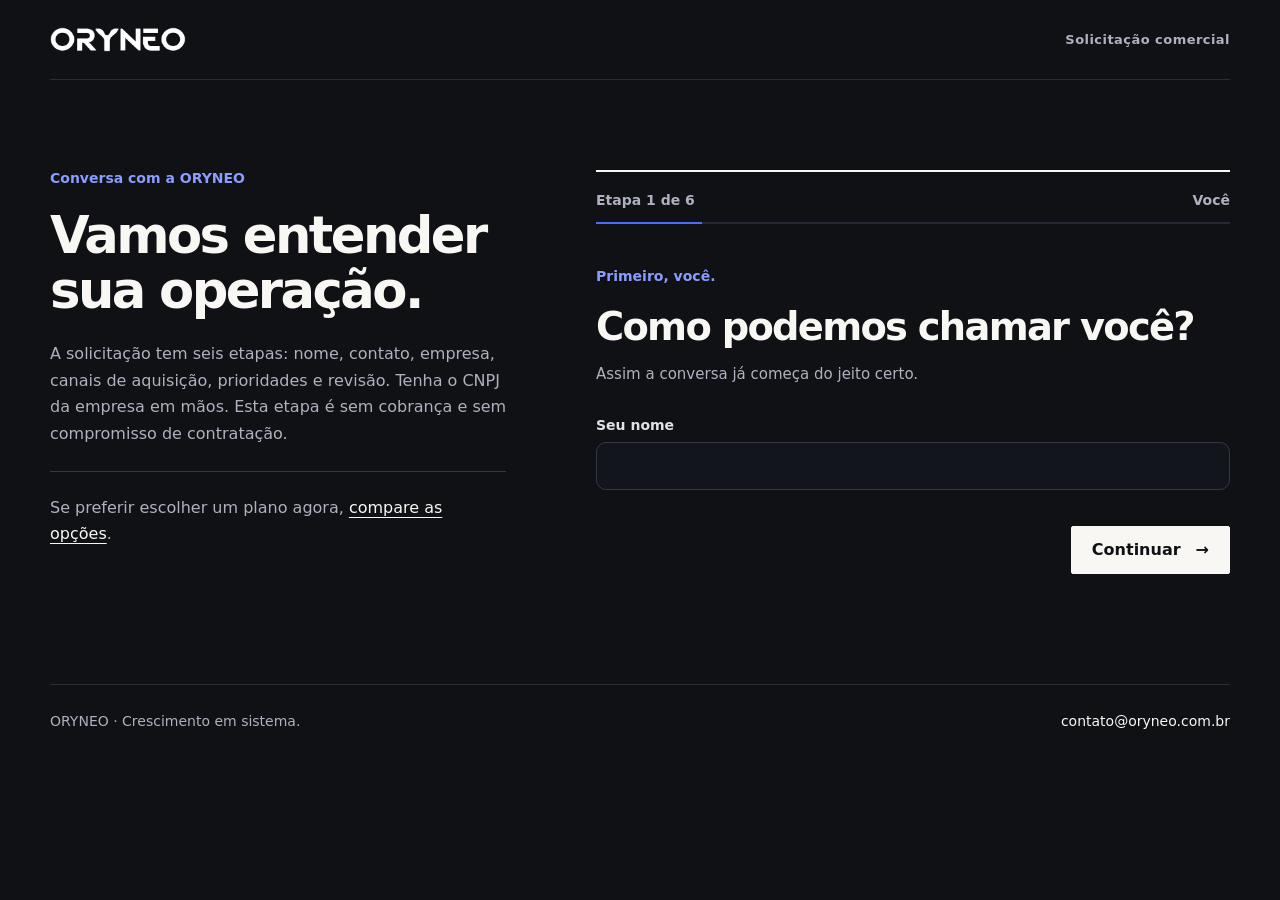
<file: comecar/index.html>
<!doctype html>
<html lang="pt-BR">
  <head>
    <meta charset="utf-8">
    <meta name="viewport" content="width=device-width, initial-scale=1">
    <meta name="theme-color" content="#0F1115">
    <meta name="robots" content="index,follow">
    <meta name="description" content="Conte à ORYNEO como sua operação comercial funciona e prepare o próximo passo.">
    <link rel="icon" href="../assets/oryneo-symbol-official.svg" type="image/svg+xml">
    <title>Comece pela sua operação | ORYNEO</title>
    <link rel="stylesheet" href="form.css?v=20261023">
  </head>
  <body>
    <a class="skip-link" href="#intake-form">Ir para o formulário</a>

    <header class="site-header">
      <a class="brand" href="../" aria-label="ORYNEO, voltar ao início">
        <img src="../assets/oryneo-wordmark-mono-reverse.png" width="800" height="149" alt="ORYNEO">
      </a>
      <span>Solicitação comercial</span>
      <a class="header-plans" href="../#planos">Ver planos</a>
    </header>

    <main class="flow-shell">
      <section class="flow-intro" aria-labelledby="flow-title">
        <p class="eyebrow">Conversa com a ORYNEO</p>
        <h1 id="flow-title">Vamos entender sua operação.</h1>
        <p>A solicitação tem seis etapas: nome, contato, empresa, canais de aquisição, prioridades e revisão. Tenha o CNPJ da empresa em mãos. Esta etapa é sem cobrança e sem compromisso de contratação.</p>
        <p class="flow-assurance">Se preferir escolher um plano agora, <a href="../#planos">compare as opções</a>.</p>
      </section>

      <section class="form-panel" aria-label="Solicitação para a ORYNEO">
        <div class="progress-meta">
          <span id="progress-label">Etapa 1 de 6</span>
          <span id="progress-name">Você</span>
        </div>
        <div class="progress-track" role="progressbar" aria-labelledby="progress-label" aria-valuemin="1" aria-valuemax="6" aria-valuenow="1">
          <span id="progress-fill"></span>
        </div>

        <form id="intake-form" novalidate>
          <section class="form-step" data-step="name">
            <p class="step-kicker">Primeiro, você.</p>
            <h2 class="step-title" tabindex="-1">Como podemos chamar você?</h2>
            <p class="step-copy">Assim a conversa já começa do jeito certo.</p>

            <div class="field-grid field-grid-single">
              <label class="field field-wide">Seu nome
                <input name="contact_name" autocomplete="name" maxlength="160" required>
                <span class="field-error" data-error="name"></span>
              </label>
            </div>

            <div class="step-actions"><button class="primary-action" type="submit">Continuar <span aria-hidden="true">→</span></button></div>
          </section>

          <section class="form-step" data-step="contact" hidden>
            <p class="step-kicker">Seus canais de contato.</p>
            <h2 class="step-title" tabindex="-1">Onde podemos responder?</h2>
            <p class="step-copy">Usaremos estes dados somente para falar sobre esta solicitação.</p>

            <div class="field-grid">
              <label class="field">E-mail
                <input name="contact_email" type="email" inputmode="email" autocomplete="email" maxlength="254" required>
                <span class="field-error" data-error="email"></span>
              </label>
              <label class="field">WhatsApp com DDD
                <input name="contact_phone" type="tel" inputmode="numeric" autocomplete="tel" maxlength="15" placeholder="(11) 99999-9999" required>
                <span class="field-error" data-error="phone"></span>
              </label>
            </div>

            <div class="step-actions">
              <button class="secondary-action" type="button" data-back>Voltar</button>
              <button class="primary-action" type="submit">Continuar <span aria-hidden="true">→</span></button>
            </div>
          </section>

          <section class="form-step" data-step="company" hidden>
            <p class="step-kicker">Agora, a empresa.</p>
            <h2 class="step-title" tabindex="-1">Qual operação estamos analisando?</h2>
            <p class="step-copy">Essas duas informações ajudam a dimensionar o contexto sem alongar o início.</p>

            <div class="field-grid">
              <label class="field">CNPJ
                <input name="company_cnpj" inputmode="numeric" autocomplete="off" maxlength="18" placeholder="00.000.000/0000-00" required>
                <span class="field-error" data-error="cnpj"></span>
              </label>
              <label class="field">Pessoas na operação comercial
                <select name="team_size" required>
                  <option value="">Selecione uma faixa</option>
                  <option>Somente eu</option>
                  <option>2 a 5 pessoas</option>
                  <option>6 a 10 pessoas</option>
                  <option>11 a 20 pessoas</option>
                  <option>Mais de 20 pessoas</option>
                </select>
                <span class="field-error" data-error="teamSize"></span>
              </label>
            </div>

            <div class="step-actions">
              <button class="secondary-action" type="button" data-back>Voltar</button>
              <button class="primary-action" type="submit">Continuar <span aria-hidden="true">→</span></button>
            </div>
          </section>

          <section class="form-step" data-step="acquisition" hidden>
            <p class="step-kicker">Como as oportunidades chegam.</p>
            <h2 class="step-title" tabindex="-1">Por quais canais chegam clientes hoje?</h2>
            <p class="step-copy">Marque todos os que fazem parte da rotina atual.</p>

            <fieldset class="choice-group" data-acquisition-options>
              <legend class="sr-only">Canais de aquisição</legend>
              <label class="choice"><input type="checkbox" name="acquisition_channels" value="Indicações e parcerias"><span>Indicações e parcerias</span></label>
              <label class="choice"><input type="checkbox" name="acquisition_channels" value="Instagram e Facebook"><span>Instagram e Facebook</span></label>
              <label class="choice"><input type="checkbox" name="acquisition_channels" value="Google"><span>Google</span></label>
              <label class="choice"><input type="checkbox" name="acquisition_channels" value="Prospecção ativa"><span>Prospecção ativa</span></label>
              <label class="choice"><input type="checkbox" name="acquisition_channels" value="Portais e marketplaces"><span>Portais e marketplaces</span></label>
              <label class="choice"><input type="checkbox" name="acquisition_channels" value="Loja física e eventos"><span>Loja física e eventos</span></label>
              <label class="choice"><input type="checkbox" name="acquisition_channels" value="Ainda não temos um canal previsível"><span>Ainda não temos um canal previsível</span></label>
              <label class="choice"><input type="checkbox" name="acquisition_channels" value="Outro canal"><span>Outro canal</span></label>
            </fieldset>
            <span class="field-error" data-error="channels"></span>

            <fieldset class="conditional-question" data-acquisition-primary hidden>
              <legend>Qual deles gera mais oportunidades atualmente?</legend>
              <div data-acquisition-primary-options></div>
              <span class="field-error" data-error="primary"></span>
            </fieldset>

            <div class="step-actions">
              <button class="secondary-action" type="button" data-back>Voltar</button>
              <button class="primary-action" type="submit">Continuar <span aria-hidden="true">→</span></button>
            </div>
          </section>

          <section class="form-step" data-step="priorities" hidden>
            <p class="step-kicker">O que precisa avançar.</p>
            <h2 class="step-title" tabindex="-1">Onde a ORYNEO pode gerar mais impacto?</h2>
            <p class="step-copy">Você pode marcar mais de uma prioridade.</p>

            <fieldset class="choice-group" data-goal-options>
              <legend class="sr-only">Prioridades</legend>
              <label class="choice"><input type="checkbox" name="goals" value="Atrair contatos com páginas e anúncios"><span>Atrair contatos com páginas e anúncios</span></label>
              <label class="choice"><input type="checkbox" name="goals" value="Organizar contatos e negociações no CRM"><span>Organizar contatos e negociações no CRM</span></label>
              <label class="choice"><input type="checkbox" name="goals" value="Organizar retornos pelo WhatsApp"><span>Organizar retornos pelo WhatsApp</span></label>
              <label class="choice"><input type="checkbox" name="goals" value="Acompanhar resultados e gestão"><span>Acompanhar resultados e gestão</span></label>
            </fieldset>
            <span class="field-error" data-error="goals"></span>

            <fieldset class="conditional-question" data-goal-primary hidden>
              <legend>Se precisarmos começar por uma, qual é a prioridade?</legend>
              <div data-goal-primary-options></div>
              <span class="field-error" data-error="primary"></span>
            </fieldset>

            <div class="step-actions">
              <button class="secondary-action" type="button" data-back>Voltar</button>
              <button class="primary-action" type="submit">Continuar <span aria-hidden="true">→</span></button>
            </div>
          </section>

          <section class="form-step" data-step="review" hidden>
            <p class="step-kicker">Tudo certo antes de enviar.</p>
            <h2 class="step-title" tabindex="-1">Revise sua solicitação.</h2>
            <p class="step-copy">Se algo mudou, edite a etapa. Seus dados só entram no CRM depois da confirmação.</p>
            <div class="review-list" data-review-list></div>
            <div class="commercial-context" data-commercial-context aria-labelledby="commercial-context-title">
              <div class="commercial-context-line">
                <div>
                  <small id="commercial-context-title">Próximo passo</small>
                  <strong data-commercial-summary></strong>
                </div>
                <button type="button" data-commercial-toggle hidden aria-expanded="false">Alterar</button>
              </div>
              <p data-commercial-empty hidden>Configuração definida no diagnóstico.</p>
              <div class="commercial-editor" data-commercial-editor hidden>
                <fieldset class="plan-group compact-options">
                  <legend>Plano</legend>
                  <label class="plan-choice"><input type="radio" name="plan" value="Start"><span><strong>Start</strong></span></label>
                  <label class="plan-choice"><input type="radio" name="plan" value="Growth"><span><strong>Growth</strong></span></label>
                  <label class="plan-choice"><input type="radio" name="plan" value="Scale"><span><strong>Scale</strong></span></label>
                </fieldset>
                <fieldset class="segmented-group compact-options">
                  <legend>Ciclo</legend>
                  <label><input type="radio" name="cycle" value="monthly"><span>Mensal</span></label>
                  <label><input type="radio" name="cycle" value="annual"><span>Anual</span></label>
                </fieldset>
                <fieldset class="addon-group compact-options">
                  <legend>Complementos <small>opcionais</small></legend>
                  <label class="choice"><input type="checkbox" name="services" value="landing-page"><span>Landing page</span></label>
                  <label class="choice"><input type="checkbox" name="services" value="traffic"><span>Tráfego pago</span></label>
                </fieldset>
              </div>
            </div>
            <span class="field-error" data-error="commercial"></span>
            <p class="no-charge">Nenhuma cobrança acontece nesta página. Escopo e condições serão confirmados com você.</p>
            <label class="consent">
              <input name="consent" type="checkbox">
              <span>Autorizo a ORYNEO a entrar em contato sobre esta solicitação. <a href="../privacidade.html" target="_blank" rel="noopener">Como usamos seus dados</a>.</span>
            </label>
            <span class="field-error consent-error" data-error="consent"></span>
            <label class="honeypot" aria-hidden="true">Não preencha<input id="oryneo-website" name="website" tabindex="-1" autocomplete="off"></label>
            <div class="step-actions">
              <button class="secondary-action" type="button" data-back>Voltar</button>
              <button class="primary-action" id="send-request" type="submit">Enviar solicitação <span aria-hidden="true">→</span></button>
            </div>
            <p id="request-feedback" class="request-feedback" aria-live="polite"></p>
          </section>
        </form>

        <section class="success-panel" data-success hidden tabindex="-1" aria-labelledby="success-title">
          <span class="success-mark" aria-hidden="true">✓</span>
          <p class="step-kicker">Solicitação recebida</p>
          <h2 id="success-title">Obrigado. Já temos um bom ponto de partida.</h2>
          <p>Vamos revisar o contexto que você compartilhou e responder pelos dados informados.</p>
          <a class="secondary-action" href="../">Voltar ao site</a>
        </section>

        <p id="form-status" role="status" aria-live="polite" class="sr-only"></p>
      </section>
    </main>

    <footer class="site-footer">
      <span>ORYNEO · Crescimento em sistema.</span>
      <a href="mailto:contato@oryneo.com.br">contato@oryneo.com.br</a>
    </footer>

    <script src="../assets/lead-intake.js?v=20261013-7"></script>
    <script type="module" src="form.js?v=20261013-7"></script>
  </body>
</html>
</file>
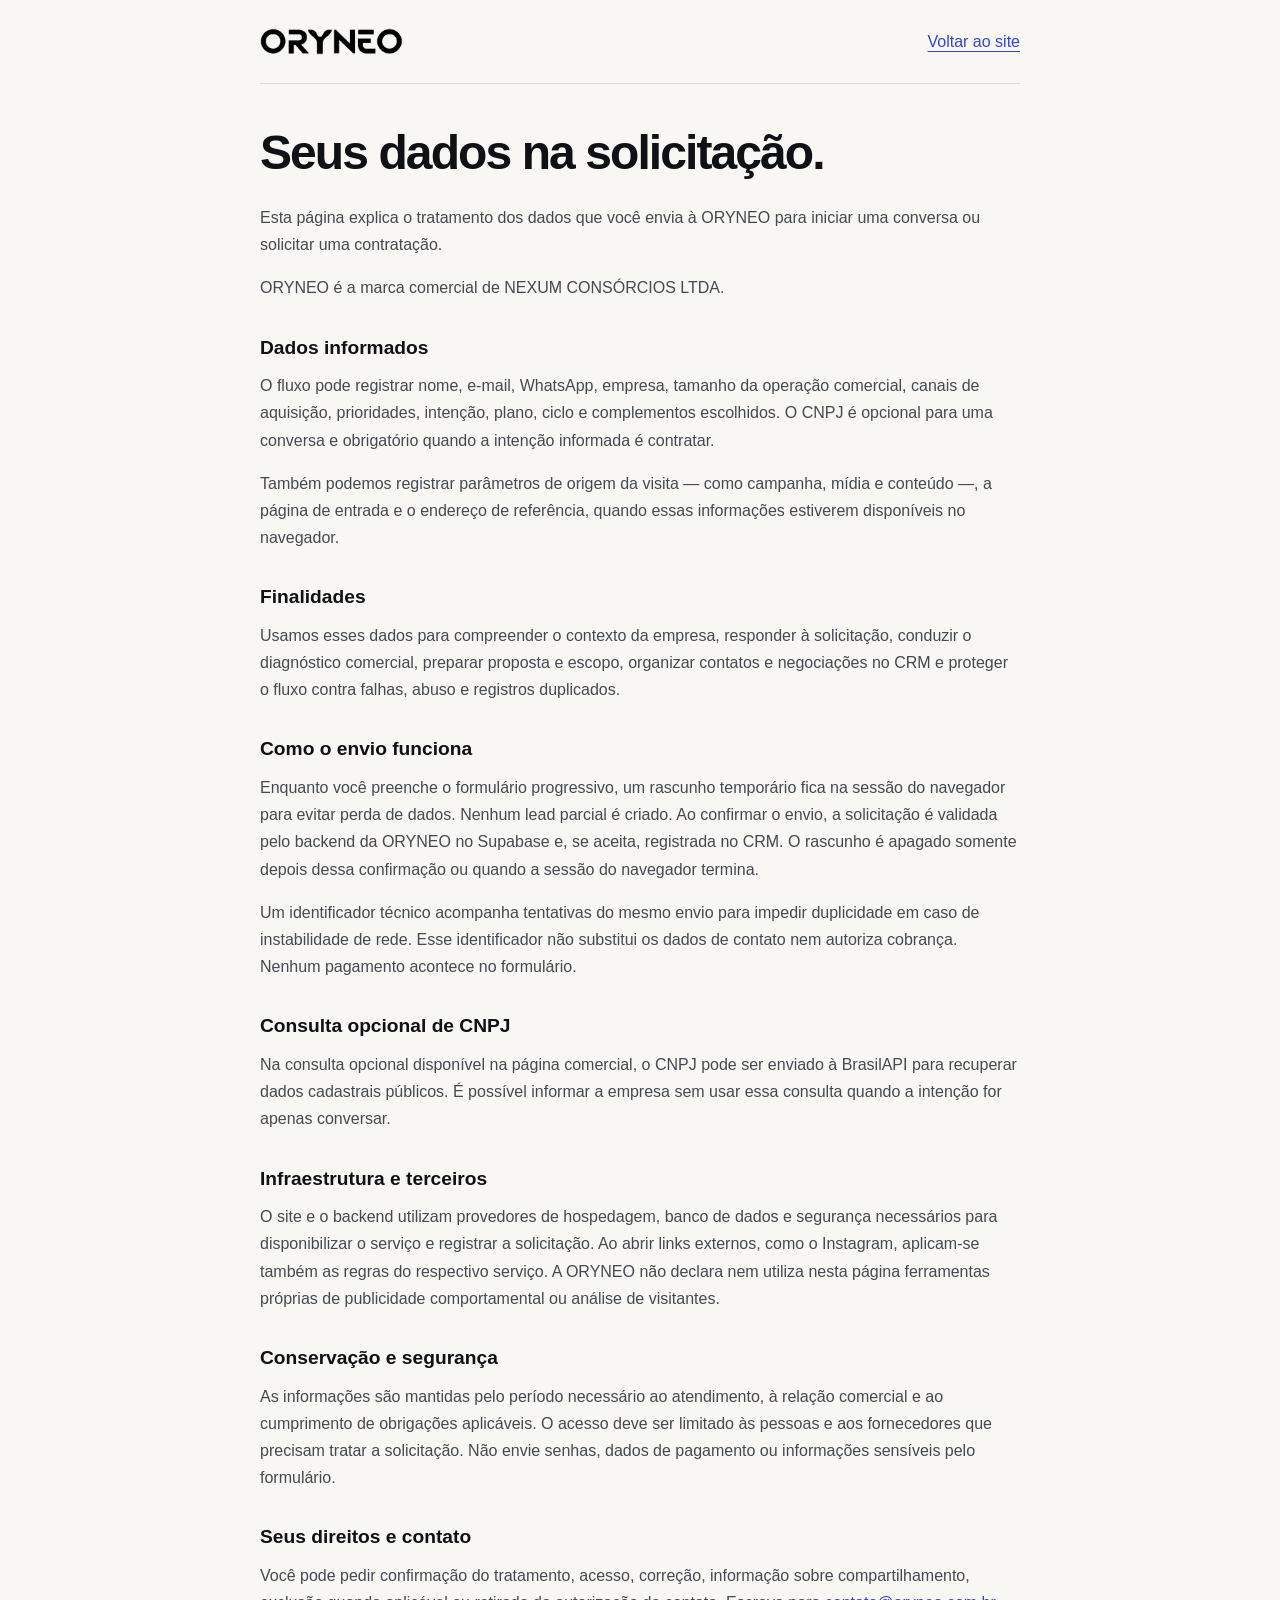
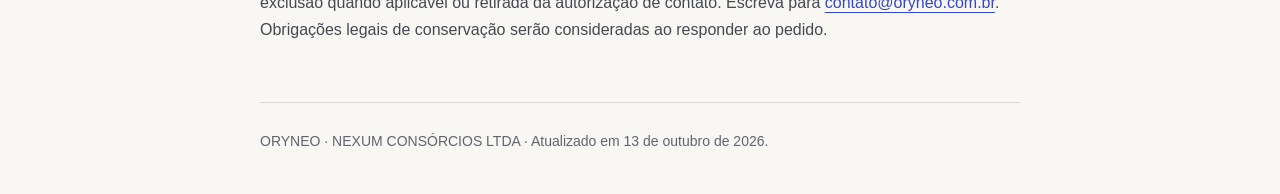
<file: privacidade.html>
<!doctype html>
<html lang="pt-BR">
  <head>
    <meta charset="utf-8">
    <meta name="viewport" content="width=device-width, initial-scale=1">
    <meta name="robots" content="index, follow">
    <title>Privacidade e contato | ORYNEO</title>
    <meta name="description" content="Entenda como a ORYNEO usa os dados informados em uma solicitação comercial.">
    <link rel="icon" href="assets/oryneo-symbol.svg" type="image/svg+xml">
    <style>
      *{box-sizing:border-box}body{margin:0;background:#f8f7f4;color:#0f1115;font:16px/1.7 Inter,ui-sans-serif,-apple-system,BlinkMacSystemFont,"Segoe UI",Arial,sans-serif}main,header,footer{width:min(760px,calc(100% - 40px));margin:auto}header{padding:28px 0;border-bottom:1px solid #d8d8d5;display:flex;justify-content:space-between;align-items:center;gap:20px}header img{display:block;width:143px;height:auto;filter:invert(1)}a{color:#3547c8;text-underline-offset:4px;overflow-wrap:anywhere}a:focus-visible{outline:2px solid #4357e8;outline-offset:5px}main{padding:42px 0}h1{font-size:clamp(2rem,6vw,3rem);line-height:1.12;letter-spacing:-.04em;margin:0 0 24px}h2{font-size:1.2rem;margin:30px 0 8px}p{margin:0 0 16px;color:#454950}footer{padding:24px 0 40px;border-top:1px solid #d8d8d5}small{font-size:14px;color:#60646d}@media(max-width:520px){header{align-items:flex-start;flex-direction:column}}
    </style>
  </head>
  <body>
    <header><a href="./" aria-label="Voltar à ORYNEO"><img src="assets/oryneo-wordmark-mono-reverse.png" width="143" height="27" alt="ORYNEO"></a><a href="./">Voltar ao site</a></header>
    <main>
      <h1>Seus dados na solicitação.</h1>
      <p>Esta página explica o tratamento dos dados que você envia à ORYNEO para iniciar uma conversa ou solicitar uma contratação.</p>
      <p>ORYNEO é a marca comercial de NEXUM CONSÓRCIOS LTDA.</p>

      <h2>Dados informados</h2>
      <p>O fluxo pode registrar nome, e-mail, WhatsApp, empresa, tamanho da operação comercial, canais de aquisição, prioridades, intenção, plano, ciclo e complementos escolhidos. O CNPJ é opcional para uma conversa e obrigatório quando a intenção informada é contratar.</p>
      <p>Também podemos registrar parâmetros de origem da visita — como campanha, mídia e conteúdo —, a página de entrada e o endereço de referência, quando essas informações estiverem disponíveis no navegador.</p>

      <h2>Finalidades</h2>
      <p>Usamos esses dados para compreender o contexto da empresa, responder à solicitação, conduzir o diagnóstico comercial, preparar proposta e escopo, organizar contatos e negociações no CRM e proteger o fluxo contra falhas, abuso e registros duplicados.</p>

      <h2>Como o envio funciona</h2>
      <p>Enquanto você preenche o formulário progressivo, um rascunho temporário fica na sessão do navegador para evitar perda de dados. Nenhum lead parcial é criado. Ao confirmar o envio, a solicitação é validada pelo backend da ORYNEO no Supabase e, se aceita, registrada no CRM. O rascunho é apagado somente depois dessa confirmação ou quando a sessão do navegador termina.</p>
      <p>Um identificador técnico acompanha tentativas do mesmo envio para impedir duplicidade em caso de instabilidade de rede. Esse identificador não substitui os dados de contato nem autoriza cobrança. Nenhum pagamento acontece no formulário.</p>

      <h2>Consulta opcional de CNPJ</h2>
      <p>Na consulta opcional disponível na página comercial, o CNPJ pode ser enviado à BrasilAPI para recuperar dados cadastrais públicos. É possível informar a empresa sem usar essa consulta quando a intenção for apenas conversar.</p>

      <h2>Infraestrutura e terceiros</h2>
      <p>O site e o backend utilizam provedores de hospedagem, banco de dados e segurança necessários para disponibilizar o serviço e registrar a solicitação. Ao abrir links externos, como o Instagram, aplicam-se também as regras do respectivo serviço. A ORYNEO não declara nem utiliza nesta página ferramentas próprias de publicidade comportamental ou análise de visitantes.</p>

      <h2>Conservação e segurança</h2>
      <p>As informações são mantidas pelo período necessário ao atendimento, à relação comercial e ao cumprimento de obrigações aplicáveis. O acesso deve ser limitado às pessoas e aos fornecedores que precisam tratar a solicitação. Não envie senhas, dados de pagamento ou informações sensíveis pelo formulário.</p>

      <h2>Seus direitos e contato</h2>
      <p>Você pode pedir confirmação do tratamento, acesso, correção, informação sobre compartilhamento, exclusão quando aplicável ou retirada da autorização de contato. Escreva para <a href="mailto:contato@oryneo.com.br">contato@oryneo.com.br</a>. Obrigações legais de conservação serão consideradas ao responder ao pedido.</p>
    </main>
    <footer><small>ORYNEO · NEXUM CONSÓRCIOS LTDA · Atualizado em 13 de outubro de 2026.</small></footer>
  </body>
</html>
</file>
<file: comecar/form.css>
:root {
  color-scheme: dark;
  --graphite: #0f1115;
  --surface: #171a21;
  --surface-soft: #1d212a;
  --line: #343945;
  --line-strong: #4b5261;
  --off-white: #f8f7f4;
  --muted: #adb2be;
  --indigo: #4f6bff;
  --indigo-light: #8b9cff;
  --danger: #ff9b9b;
  font-family: Inter, ui-sans-serif, system-ui, -apple-system, BlinkMacSystemFont, "Segoe UI", sans-serif;
}

* { box-sizing: border-box; }
[hidden] { display: none !important; }
html { background: var(--graphite); }
body {
  min-height: 100vh;
  margin: 0;
  overflow-x: hidden;
  background: var(--graphite);
  color: var(--off-white);
}

a { color: inherit; }
button, input, select { font: inherit; }
button { color: inherit; }

.skip-link {
  position: fixed;
  z-index: 20;
  top: 12px;
  left: 12px;
  padding: 10px 14px;
  transform: translateY(-150%);
  border-radius: 8px;
  background: var(--off-white);
  color: var(--graphite);
}
.skip-link:focus { transform: translateY(0); }

.site-header,
.site-footer,
.flow-shell { position: relative; z-index: 1; }

.site-header {
  display: flex;
  align-items: center;
  justify-content: space-between;
  width: min(720px, calc(100% - 48px));
  margin: 0 auto;
  padding: 28px 0;
  border-bottom: 1px solid rgba(248, 247, 244, .12);
}
.brand { display: inline-flex; }
.brand img { display: block; width: 128px; height: auto; }
.site-header > span {
  color: var(--muted);
  font-size: .75rem;
  font-weight: 600;
  letter-spacing: .12em;
  text-transform: uppercase;
}
.header-plans { display: none; }

.flow-shell {
  width: min(720px, calc(100% - 48px));
  margin: 0 auto;
  padding: clamp(38px, 6vw, 64px) 0 64px;
}
.flow-intro { margin-bottom: 28px; }
.eyebrow,
.step-kicker {
  margin: 0 0 18px;
  color: var(--indigo-light);
  font-size: .73rem;
  font-weight: 700;
  letter-spacing: .14em;
  text-transform: uppercase;
}
.flow-intro h1 {
  max-width: 620px;
  margin: 0;
  font-size: clamp(2.1rem, 5vw, 3.35rem);
  line-height: 1.02;
  letter-spacing: -.05em;
}
.flow-intro > p:last-child {
  max-width: 600px;
  margin: 18px 0 0;
  color: var(--muted);
  font-size: .94rem;
  line-height: 1.6;
}

.form-panel {
  min-width: 0;
  border: 1px solid var(--line);
  border-radius: 18px;
  background: rgba(23, 26, 33, .96);
  box-shadow: 0 18px 54px rgba(0, 0, 0, .2);
  overflow: hidden;
}
.progress-meta {
  display: flex;
  justify-content: space-between;
  gap: 16px;
  padding: 18px 28px 12px;
  color: var(--muted);
  font-size: .76rem;
  font-weight: 600;
  letter-spacing: .06em;
  text-transform: uppercase;
}
.progress-track { height: 3px; background: #242933; }
.progress-track span {
  display: block;
  width: 16.6667%;
  height: 100%;
  background: var(--indigo);
  transition: width .28s ease;
}

.form-step,
.success-panel { padding: clamp(28px, 5vw, 42px); }
.step-title,
.success-panel h2 {
  max-width: 650px;
  margin: 0;
  font-size: clamp(1.7rem, 3.5vw, 2.3rem);
  line-height: 1.1;
  letter-spacing: -.045em;
}
.step-title:focus,
.success-panel:focus { outline: none; }
.step-copy,
.success-panel > p {
  max-width: 620px;
  margin: 12px 0 26px;
  color: var(--muted);
  line-height: 1.65;
}

.field-grid {
  display: grid;
  grid-template-columns: 1fr 1fr;
  gap: 20px;
}
.field-grid-single { grid-template-columns: minmax(0, 1fr); }
.field-wide { grid-column: 1 / -1; }
.field,
.conditional-question,
.segmented-group,
.plan-group,
.addon-group {
  display: grid;
  gap: 9px;
  color: #dfe2e9;
  font-size: .84rem;
  font-weight: 600;
}
input:not([type="checkbox"]):not([type="radio"]),
select {
  width: 100%;
  min-height: 48px;
  border: 1px solid var(--line);
  border-radius: 10px;
  outline: none;
  background: #12151b;
  color: var(--off-white);
  padding: 0 15px;
  transition: border-color .18s ease, box-shadow .18s ease;
}
input::placeholder { color: #747b89; }
input[aria-invalid="true"], select[aria-invalid="true"] { border-color: var(--danger); }

:focus-visible {
  outline: 3px solid rgba(139, 156, 255, .9);
  outline-offset: 3px;
}
input:not([type="checkbox"]):not([type="radio"]):focus,
select:focus {
  border-color: var(--indigo-light);
  box-shadow: 0 0 0 3px rgba(79, 107, 255, .18);
}

.consent {
  display: flex;
  gap: 12px;
  margin-top: 26px;
  color: var(--muted);
  font-size: .82rem;
  line-height: 1.55;
}
.consent input,
.choice input,
.segmented-group input,
.plan-choice input { accent-color: var(--indigo); }
.consent a { color: var(--off-white); text-underline-offset: 3px; }
.field-error {
  min-height: 18px;
  color: var(--danger);
  font-size: .75rem;
  font-weight: 500;
  line-height: 1.4;
}
.consent-error { display: block; margin-top: 6px; }

fieldset { min-width: 0; margin: 0; padding: 0; border: 0; }
.choice-group {
  display: grid;
  grid-template-columns: 1fr 1fr;
  gap: 10px;
}
.choice {
  position: relative;
  display: flex;
  min-height: 48px;
  align-items: center;
  gap: 12px;
  padding: 10px 13px;
  border: 1px solid var(--line);
  border-radius: 11px;
  background: #14171d;
  color: #dfe2e9;
  cursor: pointer;
  font-size: .8rem;
  line-height: 1.4;
}
.choice:has(input:checked) { border-color: var(--indigo-light); background: rgba(79, 107, 255, .12); }
.choice input { flex: 0 0 auto; width: 17px; height: 17px; margin: 0; }

.conditional-question {
  margin-top: 20px;
  padding: 17px;
  border: 1px solid var(--line);
  border-radius: 12px;
  background: #12151b;
}
.conditional-question legend,
.segmented-group legend,
.plan-group legend,
.addon-group legend { margin-bottom: 12px; color: var(--off-white); font-weight: 600; }
.conditional-question > div { display: grid; gap: 8px; }
.conditional-question label { display: flex; gap: 9px; align-items: flex-start; color: var(--muted); font-weight: 500; }

.segmented-group,
.plan-group,
.addon-group { margin-top: 20px; }
.segmented-group { grid-template-columns: 1fr 1fr; }
.segmented-group legend,
.segmented-group .field-error { grid-column: 1 / -1; }
.segmented-group label,
.plan-choice {
  display: block;
  cursor: pointer;
}
.segmented-group input,
.plan-choice input { position: absolute; opacity: 0; pointer-events: none; }
.segmented-group label span,
.plan-choice > span {
  display: grid;
  min-height: 46px;
  align-content: center;
  border: 1px solid var(--line);
  border-radius: 10px;
  background: #14171d;
  padding: 10px 13px;
}
.segmented-group input:checked + span,
.plan-choice input:checked + span { border-color: var(--indigo-light); background: rgba(79, 107, 255, .12); }
.plan-group { grid-template-columns: repeat(3, 1fr); }
.plan-group legend,
.plan-group .field-error { grid-column: 1 / -1; }
.plan-choice small { margin-top: 5px; color: var(--muted); font-size: .73rem; font-weight: 400; line-height: 1.4; }
.addon-group { grid-template-columns: 1fr 1fr; }
.addon-group legend,
.addon-group .field-error { grid-column: 1 / -1; }
.addon-group legend small { color: var(--muted); font-weight: 400; }

.step-actions {
  display: flex;
  justify-content: flex-end;
  gap: 12px;
  margin-top: 28px;
}
.primary-action,
.secondary-action {
  display: inline-flex;
  min-height: 44px;
  align-items: center;
  justify-content: center;
  gap: 15px;
  border-radius: 9px;
  padding: 0 20px;
  cursor: pointer;
  font-weight: 700;
  text-decoration: none;
}
.primary-action { border: 1px solid var(--indigo); background: var(--indigo); color: #fff; }
.primary-action:hover { background: #6179ff; }
.primary-action:disabled { cursor: wait; opacity: .65; }
.secondary-action { border: 1px solid var(--line); background: transparent; color: #dfe2e9; }
.secondary-action:hover { border-color: var(--line-strong); background: var(--surface-soft); }

.review-list { display: grid; gap: 2px; border-top: 1px solid var(--line); }
.review-row {
  display: grid;
  grid-template-columns: 150px minmax(0, 1fr) auto;
  gap: 18px;
  align-items: start;
  padding: 14px 0;
  border-bottom: 1px solid var(--line);
}
.review-row small { color: var(--muted); line-height: 1.5; }
.review-row strong { font-size: .9rem; line-height: 1.55; overflow-wrap: anywhere; }
.review-row button { border: 0; background: none; color: var(--indigo-light); cursor: pointer; font-size: .78rem; font-weight: 600; }
.commercial-context {
  margin-top: 18px;
  padding: 15px 16px;
  border: 1px solid var(--line);
  border-radius: 11px;
  background: #14171d;
}
.commercial-context-line { display: flex; align-items: center; justify-content: space-between; gap: 18px; }
.commercial-context-line > div { display: grid; gap: 4px; }
.commercial-context small { color: var(--muted); font-size: .72rem; }
.commercial-context strong { font-size: .85rem; line-height: 1.45; }
.commercial-context button {
  border: 0;
  background: none;
  color: var(--indigo-light);
  cursor: pointer;
  font-size: .76rem;
  font-weight: 600;
}
.commercial-context > p { margin: 5px 0 0; color: var(--muted); font-size: .82rem; }
.commercial-editor { margin-top: 15px; padding-top: 2px; border-top: 1px solid var(--line); }
.compact-options { gap: 8px; margin-top: 14px; }
.compact-options legend { margin-bottom: 7px; font-size: .76rem; }
.compact-options label span,
.compact-options.plan-group label > span { min-height: 40px; padding: 8px 10px; font-size: .78rem; }
.compact-options.choice { min-height: 40px; }
.no-charge { margin: 24px 0 0; color: var(--muted); font-size: .8rem; line-height: 1.55; }
.request-feedback { min-height: 24px; margin: 16px 0 0; color: var(--muted); font-size: .82rem; text-align: right; }
.honeypot { position: absolute; left: -9999px; }

.success-panel { text-align: left; }
.success-mark {
  display: grid;
  width: 46px;
  height: 46px;
  place-items: center;
  margin-bottom: 28px;
  border-radius: 50%;
  background: var(--indigo);
  font-size: 1.3rem;
  font-weight: 700;
}
.success-panel .secondary-action { margin-top: 12px; }

.site-footer {
  display: flex;
  justify-content: space-between;
  gap: 20px;
  width: min(720px, calc(100% - 48px));
  margin: 0 auto;
  padding: 24px 0 36px;
  border-top: 1px solid rgba(248, 247, 244, .12);
  color: var(--muted);
  font-size: .76rem;
}
.site-footer a { color: var(--off-white); text-decoration: none; }
.sr-only { position: absolute; width: 1px; height: 1px; overflow: hidden; clip: rect(0, 0, 0, 0); white-space: nowrap; }

@media (max-width: 820px) {
  .flow-shell { padding-top: 40px; }
  .flow-intro h1 { max-width: 620px; }
  .flow-intro > p:last-child { margin-top: 20px; }
}

@media (max-width: 600px) {
  .site-header,
  .site-footer,
  .flow-shell { width: min(100% - 28px, 1120px); }
  .site-header { padding: 20px 0; }
  .site-header > span { display: none; }
  .header-plans { display: inline-flex; min-height: 44px; align-items: center; font-size: .875rem; font-weight: 600; text-underline-offset: 4px; }
  .brand img { width: 112px; }
  .flow-shell { padding: 32px 0 48px; }
  .flow-intro { margin-bottom: 24px; }
  .flow-intro h1 { font-size: clamp(2rem, 10.5vw, 2.8rem); }
  .form-panel { border-radius: 18px; }
  .progress-meta { padding: 17px 20px 11px; }
  .form-step,
  .success-panel { padding: 26px 20px 30px; }
  .field-grid,
  .choice-group,
  .plan-group,
  .addon-group { grid-template-columns: 1fr; }
  .field-wide,
  .plan-group legend,
  .plan-group .field-error,
  .addon-group legend,
  .addon-group .field-error { grid-column: auto; }
  .step-actions { flex-direction: column-reverse; }
  .primary-action,
  .secondary-action { width: 100%; }
  .review-row { grid-template-columns: 1fr auto; gap: 8px 14px; }
  .review-row small { grid-column: 1 / -1; }
  .site-footer { flex-direction: column; }
}

@media (max-width: 360px) {
  .site-header,
  .site-footer,
  .flow-shell { width: calc(100% - 20px); }
  .form-step,
  .success-panel { padding-right: 17px; padding-left: 17px; }
  .segmented-group { grid-template-columns: 1fr; }
  .segmented-group legend,
  .segmented-group .field-error { grid-column: auto; }
}

@media (prefers-reduced-motion: reduce) {
  *, *::before, *::after { scroll-behavior: auto !important; transition-duration: .01ms !important; animation-duration: .01ms !important; }
}

/* Jornada comercial: uma página de trabalho, não um cartão solto sobre um cenário. */
.site-header,
.site-footer,
.flow-shell { width: min(1180px, calc(100% - 64px)); }
.site-header { padding: 27px 0; }
.brand img { width: 136px; }
.site-header > span { font-size: .8125rem; letter-spacing: .035em; text-transform: none; }
.flow-shell {
  display: grid;
  grid-template-columns: minmax(280px, .72fr) minmax(0, 1fr);
  gap: clamp(48px, 7vw, 110px);
  align-items: start;
  padding: clamp(64px, 7vw, 104px) 0 110px;
}
.flow-intro { margin: 0; }
.eyebrow,
.step-kicker {
  margin-bottom: 22px;
  color: var(--indigo-light);
  font-size: .875rem;
  font-weight: 650;
  letter-spacing: 0;
  text-transform: none;
}
.flow-intro h1 { max-width: 490px; font-size: clamp(2.6rem, 4vw, 4.25rem); line-height: 1.07; }
.flow-intro > p:last-child,
.flow-intro > p:not(.eyebrow) {
  max-width: 480px;
  margin: 24px 0 0;
  color: var(--muted);
  font-size: 1rem;
  line-height: 1.65;
}
.flow-intro .flow-assurance { padding-top: 23px; border-top: 1px solid var(--line); }
.flow-assurance a { color: var(--off-white); text-underline-offset: 4px; }
.form-panel {
  border: 0;
  border-top: 2px solid var(--off-white);
  border-radius: 0;
  background: transparent;
  box-shadow: none;
  overflow: visible;
}
.progress-meta {
  padding: 20px 0 14px;
  color: var(--muted);
  font-size: .875rem;
  font-weight: 550;
  letter-spacing: 0;
  text-transform: none;
}
.progress-track { height: 2px; }
.form-step,
.success-panel { padding: 44px 0 0; }
.step-title,
.success-panel h2 { font-size: clamp(2rem, 3vw, 2.6rem); }
.step-copy,
.success-panel > p { margin: 14px 0 30px; font-size: .9375rem; }
.field,
.conditional-question,
.segmented-group,
.plan-group,
.addon-group { font-size: .875rem; }
.field-error:empty { display: none; }
.choice,
.commercial-context,
.conditional-question,
.segmented-group label span,
.plan-choice > span { border-radius: 4px; }
.choice { font-size: .875rem; }
.primary-action,
.secondary-action { min-height: 48px; border-radius: 2px; }
.primary-action { background: var(--off-white); border-color: var(--off-white); color: var(--graphite); }
.primary-action:hover { background: #dfe2e9; border-color: #dfe2e9; }
.secondary-action { border-color: transparent; text-decoration: underline; text-underline-offset: 4px; }
.secondary-action:hover { background: transparent; border-color: transparent; color: #fff; }
.step-actions { margin-top: 36px; }
.success-mark { border-radius: 3px; }
.site-footer { padding: 28px 0 42px; font-size: .875rem; }

@media (max-width: 850px) {
  .flow-shell { grid-template-columns: 1fr; gap: 48px; max-width: 680px; padding: 54px 0 72px; }
  .flow-intro h1 { max-width: 640px; }
}

@media (max-width: 600px) {
  .site-header,
  .site-footer,
  .flow-shell { width: calc(100% - 40px); }
  .site-header { padding: 18px 0; }
  .brand img { width: 116px; }
  .flow-shell { gap: 28px; padding: 28px 0 66px; }
  .flow-intro h1 { font-size: clamp(2.35rem, 10vw, 3.25rem); }
  .flow-intro > p:not(.eyebrow) { margin-top: 18px; font-size: .9375rem; }
  .flow-intro .flow-assurance { display: none; }
  .form-step,
  .success-panel { padding: 30px 0 0; }
  .step-title { font-size: 2rem; }
  .step-copy { margin-bottom: 26px; }
  .step-actions { margin-top: 28px; }
  .secondary-action { border: 1px solid var(--line); text-decoration: none; }
  .secondary-action:hover { border-color: var(--line-strong); background: var(--surface-soft); }
  .site-footer { font-size: .8125rem; }
}

@media (max-width: 360px) {
  .site-header,
  .site-footer,
  .flow-shell { width: calc(100% - 32px); }
}
</file>
